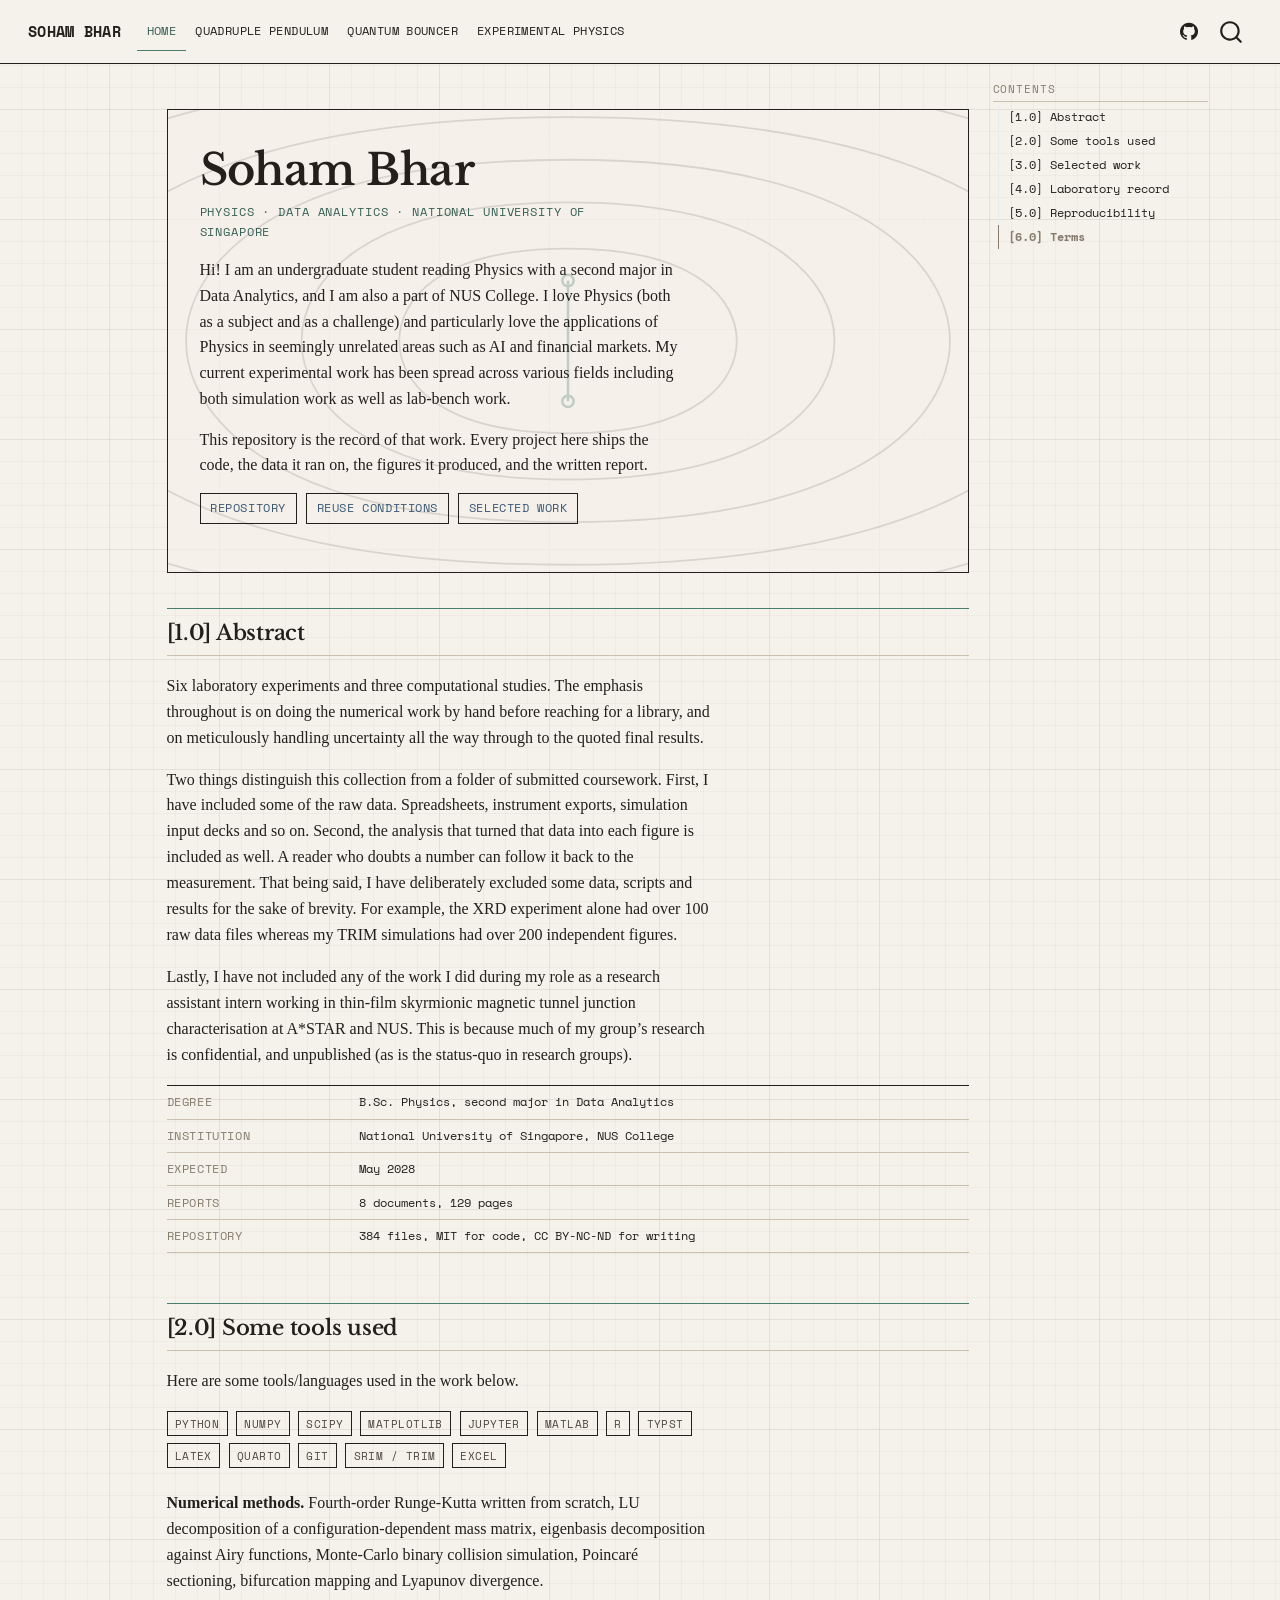
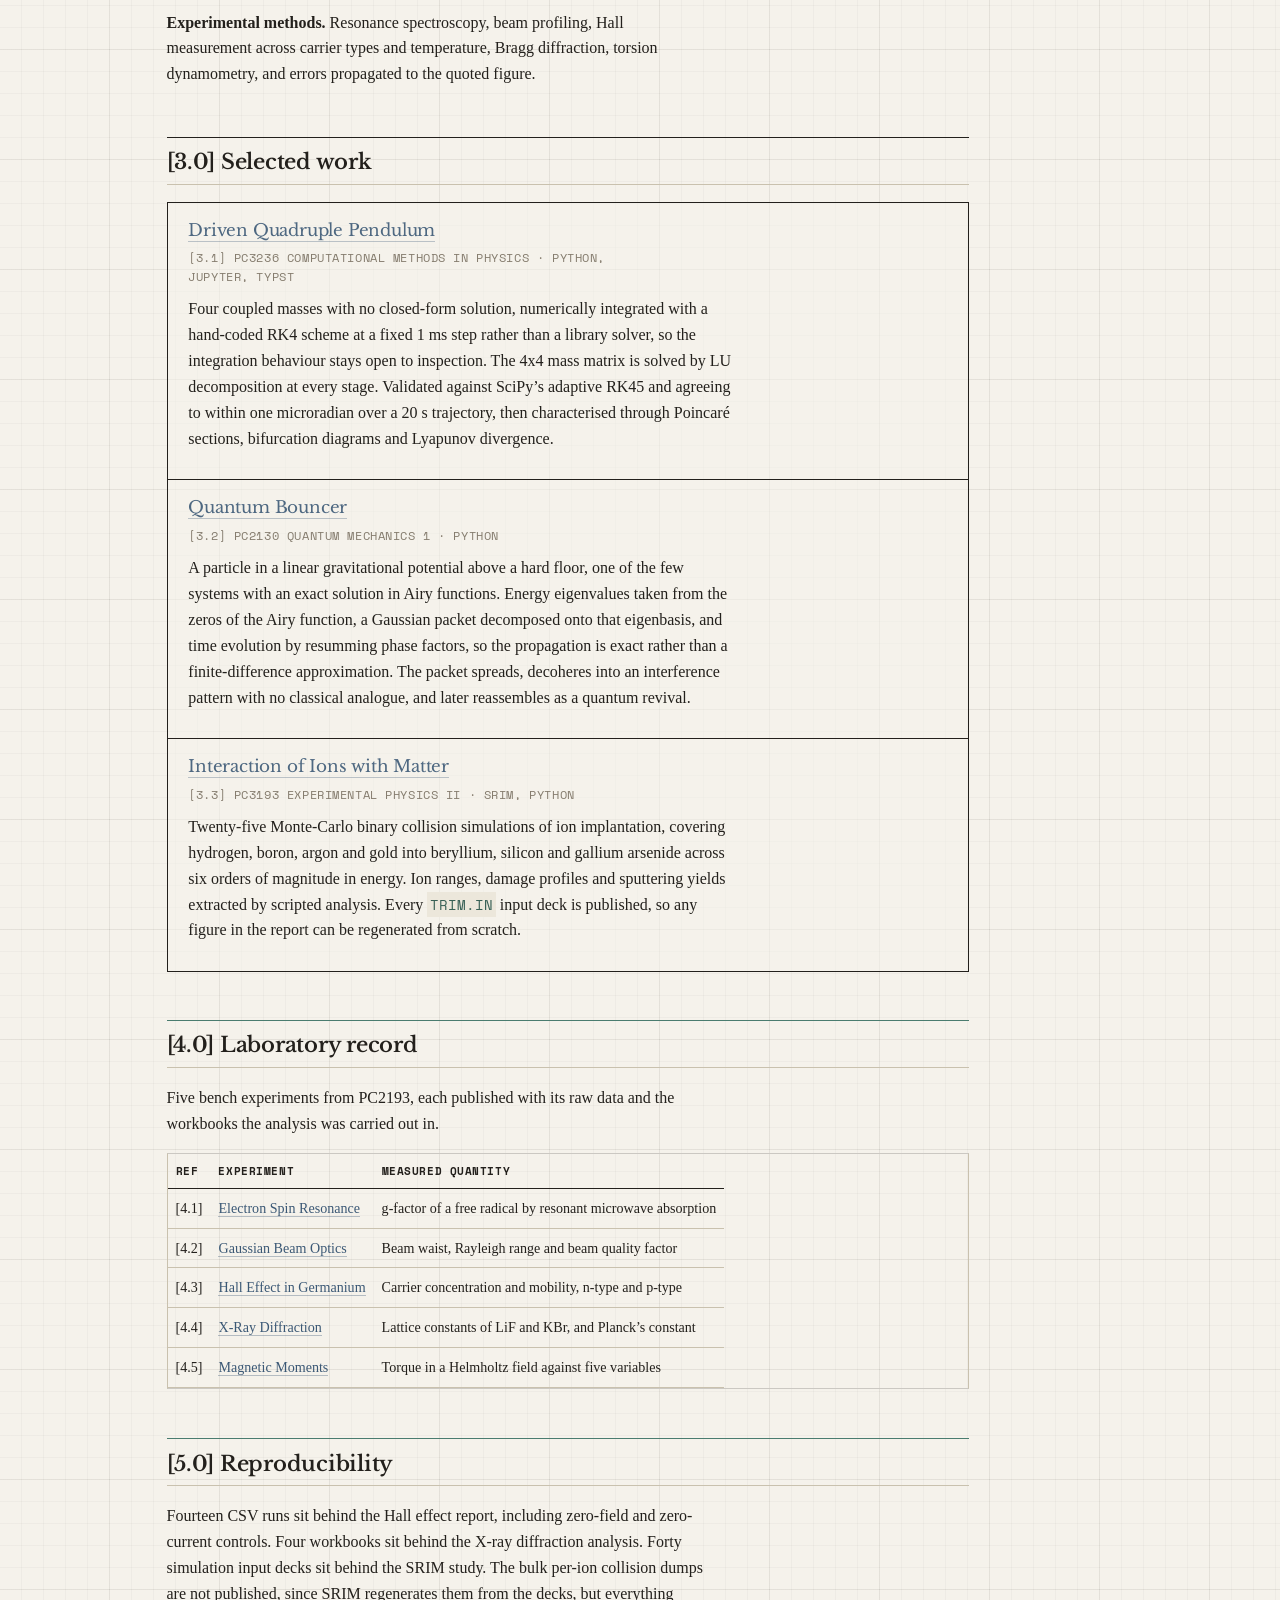
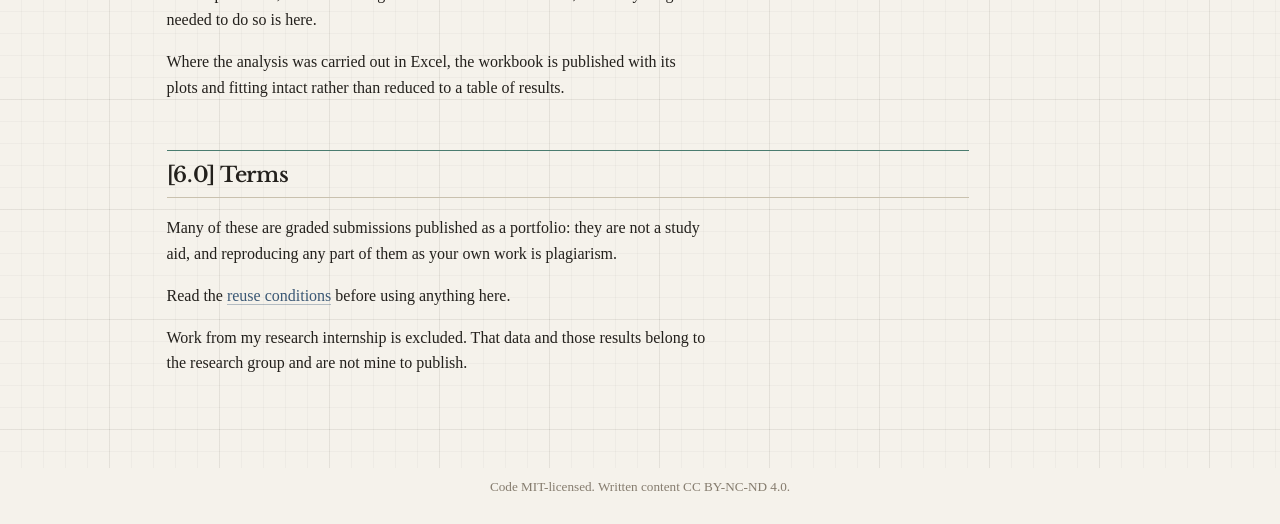
<file: index.html>
<!DOCTYPE html>
<html xmlns="http://www.w3.org/1999/xhtml" lang="en" xml:lang="en"><head>

<meta charset="utf-8">
<meta name="generator" content="quarto-1.10.18">

<meta name="viewport" content="width=device-width, initial-scale=1.0, user-scalable=yes">


<title>Soham Bhar</title>
<style>
/* Default styles provided by pandoc.
** See https://pandoc.org/MANUAL.html#variables-for-html for config info.
*/
span.smallcaps{font-variant: small-caps;}
div.columns{display: flex; gap: 1.5em;}
div.column{flex: auto;}
@media screen {
div.columns{gap: min(4vw, 1.5em);}
div.column{overflow-x: auto;}
}
div.hanging-indent{margin-left: 1.5em; text-indent: -1.5em;}
ul.task-list{list-style: none;}
ul.task-list li input[type="checkbox"] {
  width: 0.8em;
  margin: 0 0.8em 0.2em -1em; /* quarto-specific, see https://github.com/quarto-dev/quarto-cli/issues/4556 */ 
  vertical-align: middle;
}
</style>


<script src="site_libs/quarto-nav/quarto-nav.js"></script>
<script src="site_libs/quarto-nav/headroom.min.js"></script>
<script src="site_libs/clipboard/clipboard.min.js"></script>
<script src="site_libs/quarto-search/autocomplete.umd.js"></script>
<script src="site_libs/quarto-search/fuse.min.js"></script>
<script src="site_libs/quarto-search/quarto-search.js"></script>
<meta name="quarto:offset" content="./">
<script src="site_libs/quarto-html/quarto.js" type="module"></script>
<script src="site_libs/quarto-html/tabsets/tabsets.js" type="module"></script>
<script src="site_libs/quarto-html/popper.min.js"></script>
<script src="site_libs/quarto-html/tippy.umd.min.js"></script>
<script src="site_libs/quarto-html/anchor.min.js"></script>
<link href="site_libs/quarto-html/tippy.css" rel="stylesheet">
<link href="site_libs/quarto-html/quarto-syntax-highlighting-ecf344317f327f851264e1037ae5e1b5.css" rel="stylesheet" id="quarto-text-highlighting-styles">
<script src="site_libs/bootstrap/bootstrap.min.js"></script>
<link href="site_libs/bootstrap/bootstrap-icons.css" rel="stylesheet">
<link href="site_libs/bootstrap/bootstrap-5ed77a1d6fcac1cadb5f324e93f44619.min.css" rel="stylesheet" append-hash="true" id="quarto-bootstrap" data-mode="light">
<script id="quarto-search-options" type="application/json">{
  "location": "navbar",
  "copy-button": false,
  "collapse-after": 3,
  "panel-placement": "end",
  "type": "overlay",
  "limit": 50,
  "keyboard-shortcut": [
    "f",
    "/",
    "s"
  ],
  "show-item-context": false,
  "language": {
    "search-no-results-text": "No results",
    "search-matching-documents-text": "matching documents",
    "search-copy-link-title": "Copy link to search",
    "search-hide-matches-text": "Hide additional matches",
    "search-more-match-text": "more match in this document",
    "search-more-matches-text": "more matches in this document",
    "search-clear-button-title": "Clear",
    "search-text-placeholder": "",
    "search-detached-cancel-button-title": "Cancel",
    "search-submit-button-title": "Submit",
    "search-label": "Search"
  }
}</script>
<link rel="preconnect" href="https://fonts.googleapis.com">
<link rel="preconnect" href="https://fonts.gstatic.com" crossorigin="">
<link rel="stylesheet" href="https://fonts.googleapis.com/css2?family=Libre+Baskerville:ital,wght@0,400;0,700;1,400&amp;family=Space+Mono:ital,wght@0,400;0,700;1,400&amp;display=swap">


<link rel="stylesheet" href="styles.css">
</head>

<body class="nav-fixed quarto-light">

<div id="quarto-search-results"></div>
  <header id="quarto-header" class="headroom fixed-top">
    <nav class="navbar navbar-expand-lg " data-bs-theme="dark">
      <div class="navbar-container container-fluid">
      <div class="navbar-brand-container mx-auto">
    <a class="navbar-brand" href="./index.html">
    <span class="navbar-title">Soham Bhar</span>
    </a>
  </div>
            <div id="quarto-search" class="" title="Search"></div>
          <button class="navbar-toggler" type="button" data-bs-toggle="collapse" data-bs-target="#navbarCollapse" aria-controls="navbarCollapse" role="menu" aria-expanded="false" aria-label="Toggle navigation" onclick="if (window.quartoToggleHeadroom) { window.quartoToggleHeadroom(); }">
  <span class="navbar-toggler-icon"></span>
</button>
          <div class="collapse navbar-collapse" id="navbarCollapse">
            <ul class="navbar-nav navbar-nav-scroll me-auto">
  <li class="nav-item">
    <a class="nav-link active" href="./index.html" aria-current="page"> 
<span class="menu-text">Home</span></a>
  </li>  
  <li class="nav-item">
    <a class="nav-link" href="./projects/quadruple-pendulum/index.html"> 
<span class="menu-text">Quadruple Pendulum</span></a>
  </li>  
  <li class="nav-item">
    <a class="nav-link" href="./projects/quantum-bouncer/index.html"> 
<span class="menu-text">Quantum Bouncer</span></a>
  </li>  
  <li class="nav-item">
    <a class="nav-link" href="./projects/experimental-physics/index.html"> 
<span class="menu-text">Experimental Physics</span></a>
  </li>  
</ul>
            <ul class="navbar-nav navbar-nav-scroll ms-auto">
  <li class="nav-item compact">
    <a class="nav-link" href="https://github.com/Soham-Bhar/projects"> <i class="bi bi-github" role="img" aria-label="GitHub">
</i> 
<span class="menu-text"></span></a>
  </li>  
</ul>
          </div> <!-- /navcollapse -->
            <div class="quarto-navbar-tools">
</div>
      </div> <!-- /container-fluid -->
    </nav>
</header>
<!-- content -->
<div id="quarto-content" class="quarto-container page-columns page-rows-contents page-layout-article page-navbar">
<!-- sidebar -->
<!-- margin-sidebar -->
    <div id="quarto-margin-sidebar" class="sidebar margin-sidebar">
        <nav id="TOC" role="doc-toc" class="toc-active">
    <h2 id="toc-title">Contents</h2>
   
  <ul>
  <li><a href="#10-abstract" id="toc-10-abstract" class="nav-link active" data-scroll-target="#10-abstract">[1.0] Abstract</a></li>
  <li><a href="#20-some-tools-used" id="toc-20-some-tools-used" class="nav-link" data-scroll-target="#20-some-tools-used">[2.0] Some tools used</a></li>
  <li><a href="#30-selected-work" id="toc-30-selected-work" class="nav-link" data-scroll-target="#30-selected-work">[3.0] Selected work</a>
  <ul class="collapse">
  <li><a href="#driven-quadruple-pendulum" id="toc-driven-quadruple-pendulum" class="nav-link" data-scroll-target="#driven-quadruple-pendulum">Driven Quadruple Pendulum</a></li>
  <li><a href="#quantum-bouncer" id="toc-quantum-bouncer" class="nav-link" data-scroll-target="#quantum-bouncer">Quantum Bouncer</a></li>
  <li><a href="#interaction-of-ions-with-matter" id="toc-interaction-of-ions-with-matter" class="nav-link" data-scroll-target="#interaction-of-ions-with-matter">Interaction of Ions with Matter</a></li>
  </ul></li>
  <li><a href="#40-laboratory-record" id="toc-40-laboratory-record" class="nav-link" data-scroll-target="#40-laboratory-record">[4.0] Laboratory record</a></li>
  <li><a href="#50-reproducibility" id="toc-50-reproducibility" class="nav-link" data-scroll-target="#50-reproducibility">[5.0] Reproducibility</a></li>
  <li><a href="#60-terms" id="toc-60-terms" class="nav-link" data-scroll-target="#60-terms">[6.0] Terms</a></li>
  </ul>
</nav>
    </div>
<!-- main -->
<main class="content" id="quarto-document-content"><header id="title-block-header" class="quarto-title-block"></header>




<div class="hero">
<svg class="hero-motif" viewbox="0 0 800 260" preserveaspectratio="xMidYMid slice" aria-hidden="true" focusable="false">
<g fill="none" stroke="#23201c" stroke-width="1" opacity="0.13"> <path d="M400 78 C 326 78 305 108 305 130 C 305 152 326 182 400 182 C 474 182 495 152 495 130 C 495 108 474 78 400 78 Z"></path> <path d="M400 52 C 283 52 250 98 250 130 C 250 162 283 208 400 208 C 517 208 550 162 550 130 C 550 98 517 52 400 52 Z"></path> <path d="M400 28 C 232 28 185 89 185 130 C 185 171 232 232 400 232 C 568 232 615 171 615 130 C 615 89 568 28 400 28 Z"></path> <path d="M400 4 C 174 4 110 80 110 130 C 110 180 174 256 400 256 C 626 256 690 180 690 130 C 690 80 626 4 400 4 Z"></path> <path d="M400 -22 C 112 -22 30 71 30 130 C 30 189 112 282 400 282 C 688 282 770 189 770 130 C 770 71 688 -22 400 -22 Z"></path> </g> <g fill="none" stroke="#4a7c6f" stroke-width="1.4" opacity="0.3"> <line x1="400" y1="96" x2="400" y2="164"></line> <circle cx="400" cy="96" r="3.2"></circle> <circle cx="400" cy="164" r="3.2"></circle> </g>
</svg>
<section id="soham-bhar" class="level1">
<h1>Soham Bhar</h1>
<div class="role">
<p>Physics · Data Analytics · National University of Singapore</p>
</div>
<p>Hi! I am an undergraduate student reading Physics with a second major in Data Analytics, and I am also a part of NUS College. I love Physics (both as a subject and as a challenge) and particularly love the applications of Physics in seemingly unrelated areas such as AI and financial markets. My current experimental work has been spread across various fields including both simulation work as well as lab-bench work.</p>
<p>This repository is the record of that work. Every project here ships the code, the data it ran on, the figures it produced, and the written report.</p>
<div class="hero-links">
<p><a href="https://github.com/Soham-Bhar/projects">Repository</a> <a href="https://github.com/Soham-Bhar/projects/blob/main/DISCLAIMER.md">Reuse conditions</a> <a href="#30-selected-work">Selected work</a></p>
</div>
</section>
</div>
<section id="10-abstract" class="level2">
<h2 class="anchored" data-anchor-id="10-abstract">[1.0] Abstract</h2>
<p>Six laboratory experiments and three computational studies. The emphasis throughout is on doing the numerical work by hand before reaching for a library, and on meticulously handling uncertainty all the way through to the quoted final results.</p>
<p>Two things distinguish this collection from a folder of submitted coursework. First, I have included some of the raw data. Spreadsheets, instrument exports, simulation input decks and so on. Second, the analysis that turned that data into each figure is included as well. A reader who doubts a number can follow it back to the measurement. That being said, I have deliberately excluded some data, scripts and results for the sake of brevity. For example, the XRD experiment alone had over 100 raw data files whereas my TRIM simulations had over 200 independent figures.</p>
<p>Lastly, I have not included any of the work I did during my role as a research assistant intern working in thin-film skyrmionic magnetic tunnel junction characterisation at A*STAR and NUS. This is because much of my group’s research is confidential, and unpublished (as is the status-quo in research groups).</p>
<div class="spec">
<div>
<span class="k">Degree</span><span class="v">B.Sc. Physics, second major in Data Analytics</span>
</div>
<div>
<span class="k">Institution</span><span class="v">National University of Singapore, NUS College</span>
</div>
<div>
<span class="k">Expected</span><span class="v">May 2028</span>
</div>
<div>
<span class="k">Reports</span><span class="v">8 documents, 129 pages</span>
</div>
<div>
<span class="k">Repository</span><span class="v">384 files, MIT for code, CC BY-NC-ND for writing</span>
</div>
</div>
</section>
<section id="20-some-tools-used" class="level2">
<h2 class="anchored" data-anchor-id="20-some-tools-used">[2.0] Some tools used</h2>
<p>Here are some tools/languages used in the work below.</p>
<p><span class="tag">Python</span> <span class="tag">NumPy</span> <span class="tag">SciPy</span> <span class="tag">Matplotlib</span> <span class="tag">Jupyter</span> <span class="tag">MATLAB</span> <span class="tag">R</span> <span class="tag">Typst</span> <span class="tag">LaTeX</span> <span class="tag">Quarto</span> <span class="tag">Git</span> <span class="tag">SRIM / TRIM</span> <span class="tag">Excel</span></p>
<p><strong>Numerical methods.</strong> Fourth-order Runge-Kutta written from scratch, LU decomposition of a configuration-dependent mass matrix, eigenbasis decomposition against Airy functions, Monte-Carlo binary collision simulation, Poincaré sectioning, bifurcation mapping and Lyapunov divergence.</p>
<p><strong>Experimental methods.</strong> Resonance spectroscopy, beam profiling, Hall measurement across carrier types and temperature, Bragg diffraction, torsion dynamometry, and errors propagated to the quoted figure.</p>
</section>
<section id="30-selected-work" class="level2">
<h2 class="anchored" data-anchor-id="30-selected-work">[3.0] Selected work</h2>
<section id="driven-quadruple-pendulum" class="level3 entry">
<h3 class="anchored" data-anchor-id="driven-quadruple-pendulum"><a href="./projects/quadruple-pendulum/index.html">Driven Quadruple Pendulum</a></h3>
<div class="meta">
<p>[3.1] PC3236 Computational Methods in Physics · Python, Jupyter, Typst</p>
</div>
<p>Four coupled masses with no closed-form solution, numerically integrated with a hand-coded RK4 scheme at a fixed 1 ms step rather than a library solver, so the integration behaviour stays open to inspection. The 4x4 mass matrix is solved by LU decomposition at every stage. Validated against SciPy’s adaptive RK45 and agreeing to within one microradian over a 20 s trajectory, then characterised through Poincaré sections, bifurcation diagrams and Lyapunov divergence.</p>
</section>
<section id="quantum-bouncer" class="level3 entry">
<h3 class="anchored" data-anchor-id="quantum-bouncer"><a href="./projects/quantum-bouncer/index.html">Quantum Bouncer</a></h3>
<div class="meta">
<p>[3.2] PC2130 Quantum Mechanics 1 · Python</p>
</div>
<p>A particle in a linear gravitational potential above a hard floor, one of the few systems with an exact solution in Airy functions. Energy eigenvalues taken from the zeros of the Airy function, a Gaussian packet decomposed onto that eigenbasis, and time evolution by resumming phase factors, so the propagation is exact rather than a finite-difference approximation. The packet spreads, decoheres into an interference pattern with no classical analogue, and later reassembles as a quantum revival.</p>
</section>
<section id="interaction-of-ions-with-matter" class="level3 entry">
<h3 class="anchored" data-anchor-id="interaction-of-ions-with-matter"><a href="./projects/experimental-physics/index.html">Interaction of Ions with Matter</a></h3>
<div class="meta">
<p>[3.3] PC3193 Experimental Physics II · SRIM, Python</p>
</div>
<p>Twenty-five Monte-Carlo binary collision simulations of ion implantation, covering hydrogen, boron, argon and gold into beryllium, silicon and gallium arsenide across six orders of magnitude in energy. Ion ranges, damage profiles and sputtering yields extracted by scripted analysis. Every <code>TRIM.IN</code> input deck is published, so any figure in the report can be regenerated from scratch.</p>
</section>
</section>
<section id="40-laboratory-record" class="level2">
<h2 class="anchored" data-anchor-id="40-laboratory-record">[4.0] Laboratory record</h2>
<p>Five bench experiments from PC2193, each published with its raw data and the workbooks the analysis was carried out in.</p>
<table class="caption-top table">
<thead>
<tr class="header">
<th>Ref</th>
<th>Experiment</th>
<th>Measured quantity</th>
</tr>
</thead>
<tbody>
<tr class="odd">
<td>[4.1]</td>
<td><a href="./projects/experimental-physics/index.html">Electron Spin Resonance</a></td>
<td>g-factor of a free radical by resonant microwave absorption</td>
</tr>
<tr class="even">
<td>[4.2]</td>
<td><a href="./projects/experimental-physics/index.html">Gaussian Beam Optics</a></td>
<td>Beam waist, Rayleigh range and beam quality factor</td>
</tr>
<tr class="odd">
<td>[4.3]</td>
<td><a href="./projects/experimental-physics/index.html">Hall Effect in Germanium</a></td>
<td>Carrier concentration and mobility, n-type and p-type</td>
</tr>
<tr class="even">
<td>[4.4]</td>
<td><a href="./projects/experimental-physics/index.html">X-Ray Diffraction</a></td>
<td>Lattice constants of LiF and KBr, and Planck’s constant</td>
</tr>
<tr class="odd">
<td>[4.5]</td>
<td><a href="./projects/experimental-physics/index.html">Magnetic Moments</a></td>
<td>Torque in a Helmholtz field against five variables</td>
</tr>
</tbody>
</table>
</section>
<section id="50-reproducibility" class="level2">
<h2 class="anchored" data-anchor-id="50-reproducibility">[5.0] Reproducibility</h2>
<p>Fourteen CSV runs sit behind the Hall effect report, including zero-field and zero-current controls. Four workbooks sit behind the X-ray diffraction analysis. Forty simulation input decks sit behind the SRIM study. The bulk per-ion collision dumps are not published, since SRIM regenerates them from the decks, but everything needed to do so is here.</p>
<p>Where the analysis was carried out in Excel, the workbook is published with its plots and fitting intact rather than reduced to a table of results.</p>
</section>
<section id="60-terms" class="level2">
<h2 class="anchored" data-anchor-id="60-terms">[6.0] Terms</h2>
<p>Many of these are graded submissions published as a portfolio: they are not a study aid, and reproducing any part of them as your own work is plagiarism.</p>
<p>Read the <a href="https://github.com/Soham-Bhar/projects/blob/main/DISCLAIMER.md">reuse conditions</a> before using anything here.</p>
<p>Work from my research internship is excluded. That data and those results belong to the research group and are not mine to publish.</p>


</section>

</main> <!-- /main -->
<script id="quarto-html-after-body" type="application/javascript">
  window.document.addEventListener("DOMContentLoaded", function (event) {
    const icon = "";
    const anchorJS = new window.AnchorJS();
    anchorJS.options = {
      placement: 'right',
      icon: icon
    };
    anchorJS.add('.anchored');
    const isCodeAnnotation = (el) => {
      for (const clz of el.classList) {
        if (clz.startsWith('code-annotation-')) {                     
          return true;
        }
      }
      return false;
    }
    const onCopySuccess = function(e) {
      // button target
      const button = e.trigger;
      // don't keep focus
      button.blur();
      // flash "checked"
      button.classList.add('code-copy-button-checked');
      var currentTitle = button.getAttribute("title");
      button.setAttribute("title", "Copied!");
      let tooltip;
      if (window.bootstrap) {
        button.setAttribute("data-bs-toggle", "tooltip");
        button.setAttribute("data-bs-placement", "left");
        button.setAttribute("data-bs-title", "Copied!");
        tooltip = new bootstrap.Tooltip(button, 
          { trigger: "manual", 
            customClass: "code-copy-button-tooltip",
            offset: [0, -8]});
        tooltip.show();    
      }
      setTimeout(function() {
        if (tooltip) {
          tooltip.hide();
          button.removeAttribute("data-bs-title");
          button.removeAttribute("data-bs-toggle");
          button.removeAttribute("data-bs-placement");
        }
        button.setAttribute("title", currentTitle);
        button.classList.remove('code-copy-button-checked');
      }, 1000);
      // clear code selection
      e.clearSelection();
    }
    const getTextToCopy = function(trigger) {
      const outerScaffold = trigger.parentElement.cloneNode(true);
      const codeEl = outerScaffold.querySelector('code');
      for (const childEl of codeEl.children) {
        if (isCodeAnnotation(childEl)) {
          childEl.remove();
        }
      }
      return codeEl.innerText;
    }
    const clipboard = new window.ClipboardJS('.code-copy-button:not([data-in-quarto-modal])', {
      text: getTextToCopy
    });
    clipboard.on('success', onCopySuccess);
    if (window.document.getElementById('quarto-embedded-source-code-modal')) {
      const clipboardModal = new window.ClipboardJS('.code-copy-button[data-in-quarto-modal]', {
        text: getTextToCopy,
        container: window.document.getElementById('quarto-embedded-source-code-modal')
      });
      clipboardModal.on('success', onCopySuccess);
    }
      var localhostRegex = new RegExp(/^(?:http|https):\/\/localhost\:?[0-9]*\//);
      var mailtoRegex = new RegExp(/^mailto:/);
        var filterRegex = new RegExp("https:\/\/Soham-Bhar\.github\.io\/projects\/");
      var isInternal = (href) => {
          return filterRegex.test(href) || localhostRegex.test(href) || mailtoRegex.test(href);
      }
      // Inspect non-navigation links and adorn them if external
     var links = window.document.querySelectorAll('a[href]:not(.nav-link):not(.navbar-brand):not(.toc-action):not(.sidebar-link):not(.sidebar-item-toggle):not(.pagination-link):not(.no-external):not([aria-hidden]):not(.dropdown-item):not(.quarto-navigation-tool):not(.about-link)');
      for (var i=0; i<links.length; i++) {
        const link = links[i];
        if (!isInternal(link.href)) {
          // undo the damage that might have been done by quarto-nav.js in the case of
          // links that we want to consider external
          if (link.dataset.originalHref !== undefined) {
            link.href = link.dataset.originalHref;
          }
        }
      }
    function tippyHover(el, contentFn, onTriggerFn, onUntriggerFn) {
      const config = {
        allowHTML: true,
        maxWidth: 500,
        delay: 100,
        arrow: false,
        appendTo: function(el) {
            return el.parentElement;
        },
        interactive: true,
        interactiveBorder: 10,
        theme: 'quarto',
        placement: 'bottom-start',
      };
      if (contentFn) {
        config.content = contentFn;
      }
      if (onTriggerFn) {
        config.onTrigger = onTriggerFn;
      }
      if (onUntriggerFn) {
        config.onUntrigger = onUntriggerFn;
      }
      window.tippy(el, config); 
    }
    const noterefs = window.document.querySelectorAll('a[role="doc-noteref"]');
    for (var i=0; i<noterefs.length; i++) {
      const ref = noterefs[i];
      tippyHover(ref, function() {
        // use id or data attribute instead here
        let href = ref.getAttribute('data-footnote-href') || ref.getAttribute('href');
        try { href = new URL(href).hash; } catch {}
        const id = href.replace(/^#\/?/, "");
        const note = window.document.getElementById(id);
        if (note) {
          return note.innerHTML;
        } else {
          return "";
        }
      });
    }
    const xrefs = window.document.querySelectorAll('a.quarto-xref');
    const processXRef = (id, note) => {
      // Strip column container classes
      const stripColumnClz = (el) => {
        el.classList.remove("page-full", "page-columns");
        if (el.children) {
          for (const child of el.children) {
            stripColumnClz(child);
          }
        }
      }
      stripColumnClz(note)
      if (id === null || id.startsWith('sec-')) {
        // Special case sections, only their first couple elements
        const container = document.createElement("div");
        if (note.children && note.children.length > 2) {
          container.appendChild(note.children[0].cloneNode(true));
          for (let i = 1; i < note.children.length; i++) {
            const child = note.children[i];
            if (child.tagName === "P" && child.innerText === "") {
              continue;
            } else {
              container.appendChild(child.cloneNode(true));
              break;
            }
          }
          if (window.Quarto?.typesetMath) {
            window.Quarto.typesetMath(container);
          }
          return container.innerHTML
        } else {
          if (window.Quarto?.typesetMath) {
            window.Quarto.typesetMath(note);
          }
          return note.innerHTML;
        }
      } else {
        // Remove any anchor links if they are present
        const anchorLink = note.querySelector('a.anchorjs-link');
        if (anchorLink) {
          anchorLink.remove();
        }
        if (window.Quarto?.typesetMath) {
          window.Quarto.typesetMath(note);
        }
        if (note.classList.contains("callout")) {
          return note.outerHTML;
        } else {
          return note.innerHTML;
        }
      }
    }
    for (var i=0; i<xrefs.length; i++) {
      const xref = xrefs[i];
      tippyHover(xref, undefined, function(instance) {
        instance.disable();
        let url = xref.getAttribute('href');
        let hash = undefined; 
        if (url.startsWith('#')) {
          hash = url;
        } else {
          try { hash = new URL(url).hash; } catch {}
        }
        if (hash) {
          const id = hash.replace(/^#\/?/, "");
          const note = window.document.getElementById(id);
          if (note !== null) {
            try {
              const html = processXRef(id, note.cloneNode(true));
              instance.setContent(html);
            } finally {
              instance.enable();
              instance.show();
            }
          } else {
            // See if we can fetch this
            fetch(url.split('#')[0])
            .then(res => res.text())
            .then(html => {
              const parser = new DOMParser();
              const htmlDoc = parser.parseFromString(html, "text/html");
              const note = htmlDoc.getElementById(id);
              if (note !== null) {
                const html = processXRef(id, note);
                instance.setContent(html);
              } 
            }).finally(() => {
              instance.enable();
              instance.show();
            });
          }
        } else {
          // See if we can fetch a full url (with no hash to target)
          // This is a special case and we should probably do some content thinning / targeting
          fetch(url)
          .then(res => res.text())
          .then(html => {
            const parser = new DOMParser();
            const htmlDoc = parser.parseFromString(html, "text/html");
            const note = htmlDoc.querySelector('main.content');
            if (note !== null) {
              // This should only happen for chapter cross references
              // (since there is no id in the URL)
              // remove the first header
              if (note.children.length > 0 && note.children[0].tagName === "HEADER") {
                note.children[0].remove();
              }
              const html = processXRef(null, note);
              instance.setContent(html);
            } 
          }).finally(() => {
            instance.enable();
            instance.show();
          });
        }
      }, function(instance) {
      });
    }
        let selectedAnnoteEl;
        const selectorForAnnotation = ( cell, annotation) => {
          let cellAttr = 'data-code-cell="' + cell + '"';
          let lineAttr = 'data-code-annotation="' +  annotation + '"';
          const selector = 'span[' + cellAttr + '][' + lineAttr + ']';
          return selector;
        }
        const selectCodeLines = (annoteEl) => {
          const doc = window.document;
          const targetCell = annoteEl.getAttribute("data-target-cell");
          const targetAnnotation = annoteEl.getAttribute("data-target-annotation");
          const annoteSpan = window.document.querySelector(selectorForAnnotation(targetCell, targetAnnotation));
          const lines = annoteSpan.getAttribute("data-code-lines").split(",");
          const lineIds = lines.map((line) => {
            return targetCell + "-" + line;
          })
          let top = null;
          let height = null;
          let parent = null;
          if (lineIds.length > 0) {
              //compute the position of the single el (top and bottom and make a div)
              const el = window.document.getElementById(lineIds[0]);
              top = el.offsetTop;
              height = el.offsetHeight;
              parent = el.parentElement.parentElement;
            if (lineIds.length > 1) {
              const lastEl = window.document.getElementById(lineIds[lineIds.length - 1]);
              const bottom = lastEl.offsetTop + lastEl.offsetHeight;
              height = bottom - top;
            }
            if (top !== null && height !== null && parent !== null) {
              // cook up a div (if necessary) and position it 
              let div = window.document.getElementById("code-annotation-line-highlight");
              if (div === null) {
                div = window.document.createElement("div");
                div.setAttribute("id", "code-annotation-line-highlight");
                div.style.position = 'absolute';
                parent.appendChild(div);
              }
              div.style.top = top - 2 + "px";
              div.style.height = height + 4 + "px";
              div.style.left = 0;
              let gutterDiv = window.document.getElementById("code-annotation-line-highlight-gutter");
              if (gutterDiv === null) {
                gutterDiv = window.document.createElement("div");
                gutterDiv.setAttribute("id", "code-annotation-line-highlight-gutter");
                gutterDiv.style.position = 'absolute';
                const codeCell = window.document.getElementById(targetCell);
                const gutter = codeCell.querySelector('.code-annotation-gutter');
                gutter.appendChild(gutterDiv);
              }
              gutterDiv.style.top = top - 2 + "px";
              gutterDiv.style.height = height + 4 + "px";
            }
            selectedAnnoteEl = annoteEl;
          }
        };
        const unselectCodeLines = () => {
          const elementsIds = ["code-annotation-line-highlight", "code-annotation-line-highlight-gutter"];
          elementsIds.forEach((elId) => {
            const div = window.document.getElementById(elId);
            if (div) {
              div.remove();
            }
          });
          selectedAnnoteEl = undefined;
        };
          // Handle positioning of the toggle
      window.addEventListener(
        "resize",
        throttle(() => {
          elRect = undefined;
          if (selectedAnnoteEl) {
            selectCodeLines(selectedAnnoteEl);
          }
        }, 10)
      );
      function throttle(fn, ms) {
      let throttle = false;
      let timer;
        return (...args) => {
          if(!throttle) { // first call gets through
              fn.apply(this, args);
              throttle = true;
          } else { // all the others get throttled
              if(timer) clearTimeout(timer); // cancel #2
              timer = setTimeout(() => {
                fn.apply(this, args);
                timer = throttle = false;
              }, ms);
          }
        };
      }
        // Attach click handler to the DT
        const annoteDls = window.document.querySelectorAll('dt[data-target-cell]');
        for (const annoteDlNode of annoteDls) {
          annoteDlNode.addEventListener('click', (event) => {
            const clickedEl = event.target;
            if (clickedEl !== selectedAnnoteEl) {
              unselectCodeLines();
              const activeEl = window.document.querySelector('dt[data-target-cell].code-annotation-active');
              if (activeEl) {
                activeEl.classList.remove('code-annotation-active');
              }
              selectCodeLines(clickedEl);
              clickedEl.classList.add('code-annotation-active');
            } else {
              // Unselect the line
              unselectCodeLines();
              clickedEl.classList.remove('code-annotation-active');
            }
          });
        }
    const findCites = (el) => {
      const parentEl = el.parentElement;
      if (parentEl) {
        const cites = parentEl.dataset.cites;
        if (cites) {
          return {
            el,
            cites: cites.split(' ')
          };
        } else {
          return findCites(el.parentElement)
        }
      } else {
        return undefined;
      }
    };
    var bibliorefs = window.document.querySelectorAll('a[role="doc-biblioref"]');
    for (var i=0; i<bibliorefs.length; i++) {
      const ref = bibliorefs[i];
      const citeInfo = findCites(ref);
      if (citeInfo) {
        tippyHover(citeInfo.el, function() {
          var popup = window.document.createElement('div');
          citeInfo.cites.forEach(function(cite) {
            var citeDiv = window.document.createElement('div');
            citeDiv.classList.add('hanging-indent');
            citeDiv.classList.add('csl-entry');
            var biblioDiv = window.document.getElementById('ref-' + cite);
            if (biblioDiv) {
              citeDiv.innerHTML = biblioDiv.innerHTML;
            }
            popup.appendChild(citeDiv);
          });
          return popup.innerHTML;
        });
      }
    }
  });
  </script>
</div> <!-- /content -->
<footer class="footer">
  <div class="nav-footer">
    <div class="nav-footer-left">
      &nbsp;
    </div>   
    <div class="nav-footer-center">
<p>Code MIT-licensed. Written content CC BY-NC-ND 4.0.</p>
</div>
    <div class="nav-footer-right">
      &nbsp;
    </div>
  </div>
</footer>
<script>
// Reveal-on-scroll, kept mechanical: a rule laid down, an entry settling once.
// Everything here is progressive. With JS off, or with reduced motion asked for,
// the page renders complete and static.
(function () {
  var reduce = window.matchMedia &&
               window.matchMedia('(prefers-reduced-motion: reduce)').matches;

  var targets = document.querySelectorAll('main h2, .entry');
  if (!targets.length) return;

  // Hide the cards only now, with JS confirmed running to reveal them.
  document.querySelectorAll('.entry').forEach(function (el) {
    el.classList.add('pending');
  });

  // No IntersectionObserver, or motion declined: show everything immediately.
  if (reduce || !('IntersectionObserver' in window)) {
    targets.forEach(function (el) { el.classList.add('is-in'); });
    return;
  }

  var io = new IntersectionObserver(function (entries) {
    entries.forEach(function (e) {
      if (!e.isIntersecting) return;
      e.target.classList.add('is-in');
      io.unobserve(e.target);          // once only, never on the way back up
    });
  }, { rootMargin: '0px 0px -8% 0px', threshold: 0.08 });

  targets.forEach(function (el) { io.observe(el); });
})();

</script>




</body></html>
</file>
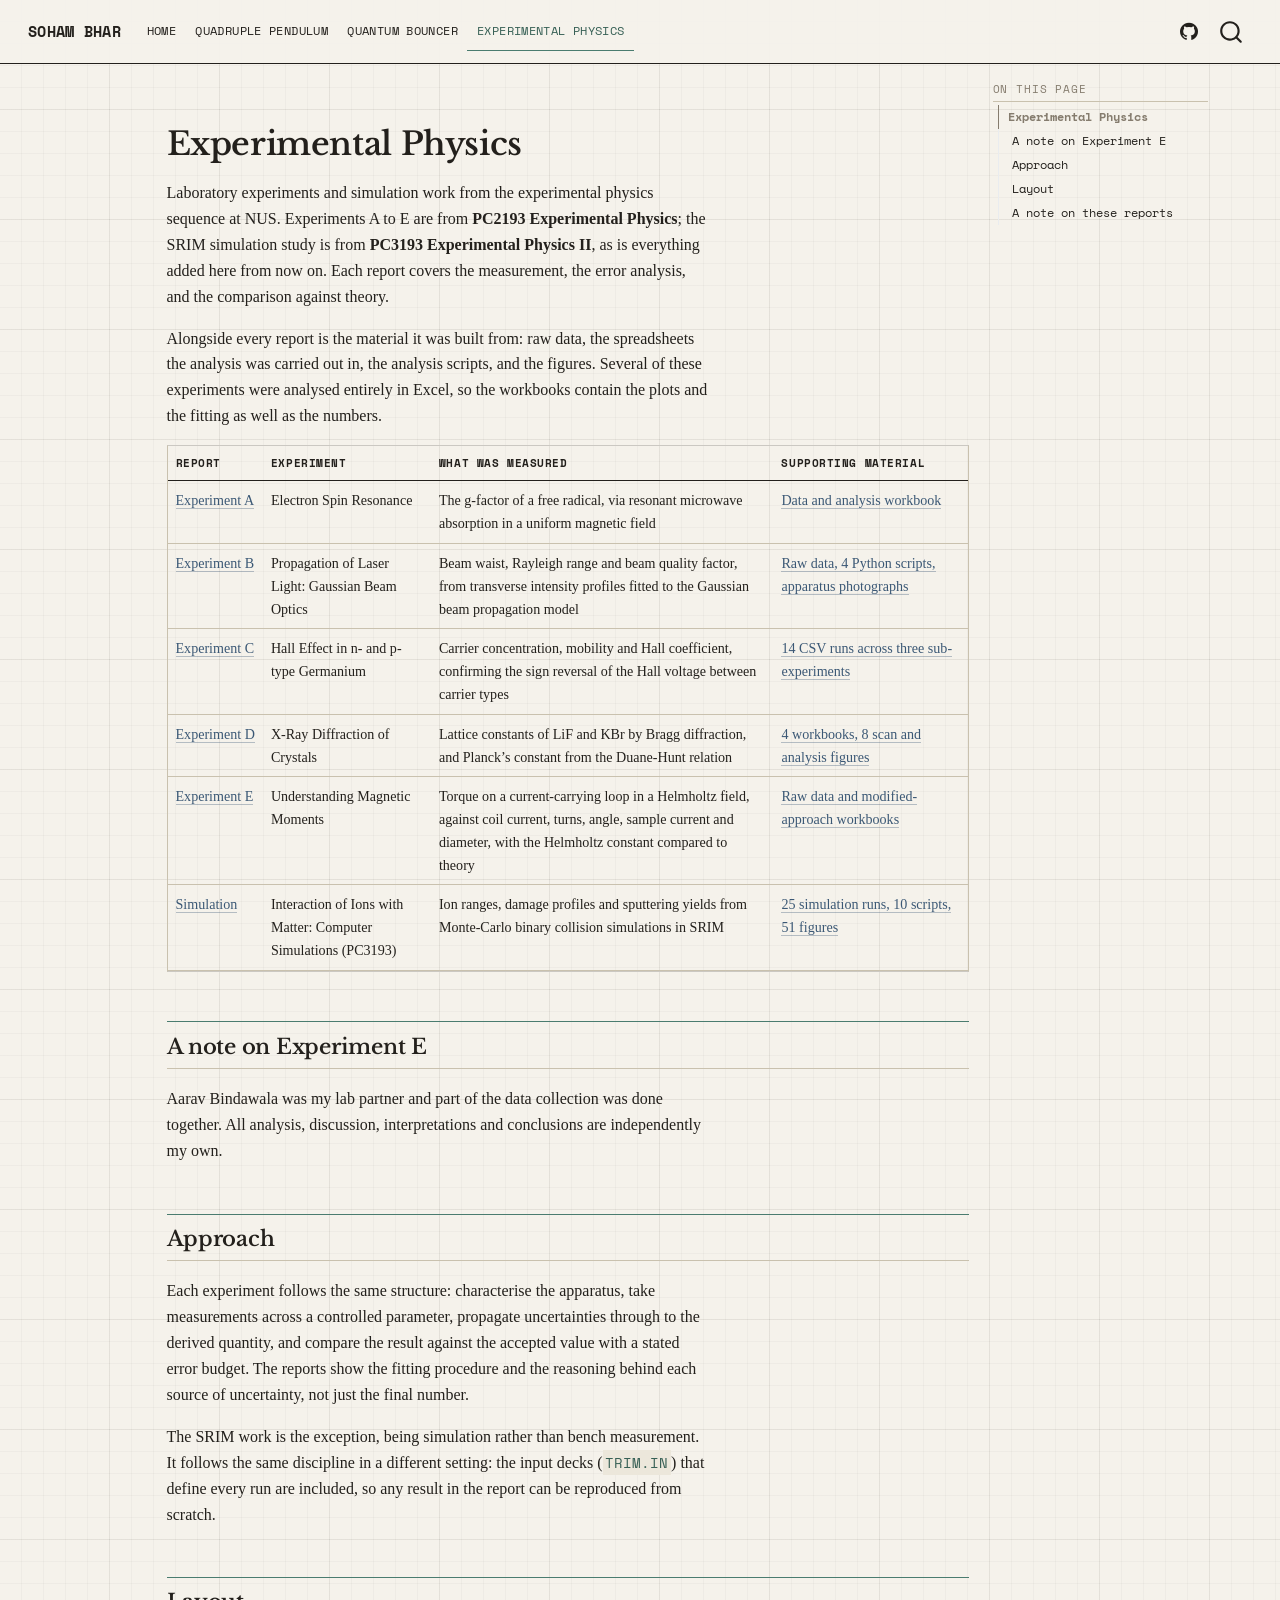
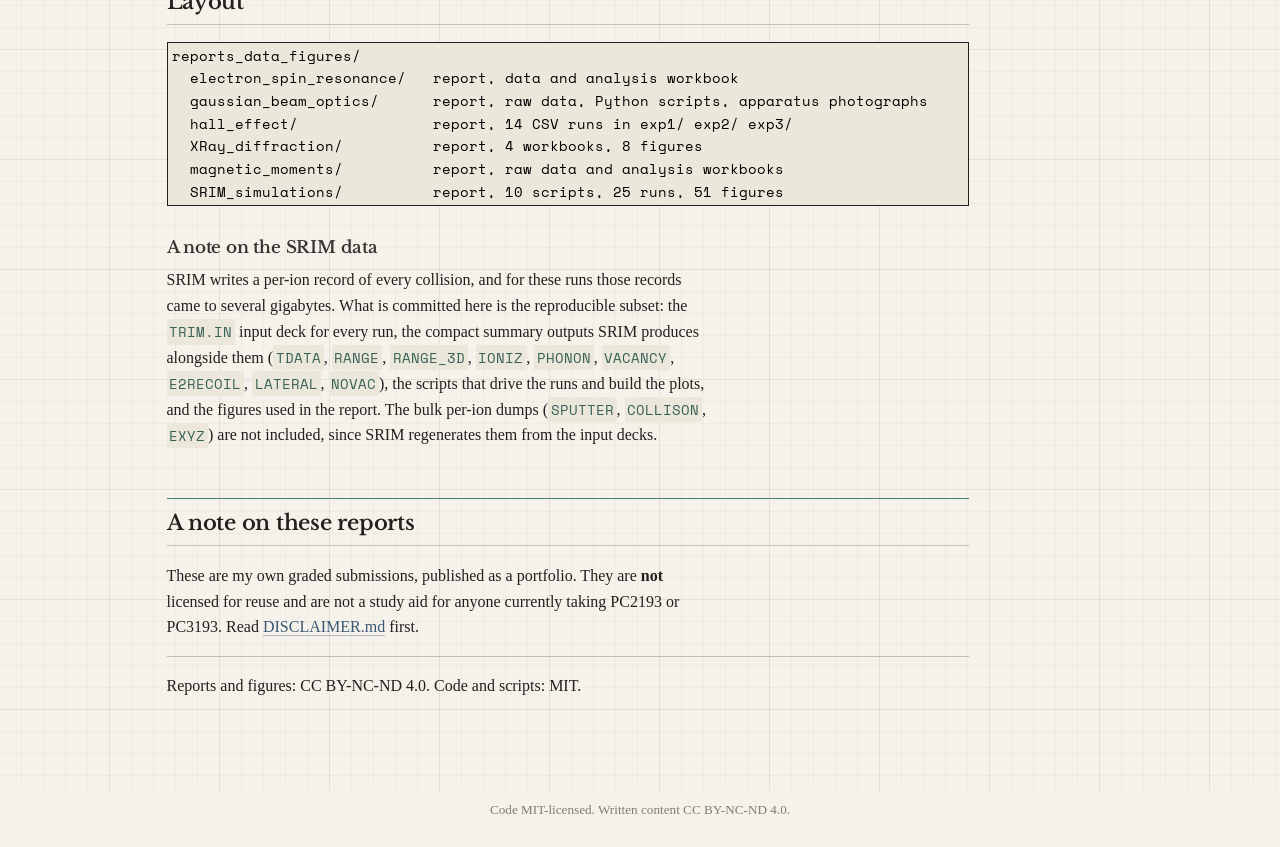
<file: projects/experimental-physics/index.html>
<!DOCTYPE html>
<html xmlns="http://www.w3.org/1999/xhtml" lang="en" xml:lang="en"><head>

<meta charset="utf-8">
<meta name="generator" content="quarto-1.10.18">

<meta name="viewport" content="width=device-width, initial-scale=1.0, user-scalable=yes">


<title>index – Soham Bhar</title>
<style>
/* Default styles provided by pandoc.
** See https://pandoc.org/MANUAL.html#variables-for-html for config info.
*/
span.smallcaps{font-variant: small-caps;}
div.columns{display: flex; gap: 1.5em;}
div.column{flex: auto;}
@media screen {
div.columns{gap: min(4vw, 1.5em);}
div.column{overflow-x: auto;}
}
div.hanging-indent{margin-left: 1.5em; text-indent: -1.5em;}
ul.task-list{list-style: none;}
ul.task-list li input[type="checkbox"] {
  width: 0.8em;
  margin: 0 0.8em 0.2em -1em; /* quarto-specific, see https://github.com/quarto-dev/quarto-cli/issues/4556 */ 
  vertical-align: middle;
}
</style>


<script src="../../site_libs/quarto-nav/quarto-nav.js"></script>
<script src="../../site_libs/quarto-nav/headroom.min.js"></script>
<script src="../../site_libs/clipboard/clipboard.min.js"></script>
<script src="../../site_libs/quarto-search/autocomplete.umd.js"></script>
<script src="../../site_libs/quarto-search/fuse.min.js"></script>
<script src="../../site_libs/quarto-search/quarto-search.js"></script>
<meta name="quarto:offset" content="../../">
<script src="../../site_libs/quarto-html/quarto.js" type="module"></script>
<script src="../../site_libs/quarto-html/tabsets/tabsets.js" type="module"></script>
<script src="../../site_libs/quarto-html/popper.min.js"></script>
<script src="../../site_libs/quarto-html/tippy.umd.min.js"></script>
<script src="../../site_libs/quarto-html/anchor.min.js"></script>
<link href="../../site_libs/quarto-html/tippy.css" rel="stylesheet">
<link href="../../site_libs/quarto-html/quarto-syntax-highlighting-ecf344317f327f851264e1037ae5e1b5.css" rel="stylesheet" id="quarto-text-highlighting-styles">
<script src="../../site_libs/bootstrap/bootstrap.min.js"></script>
<link href="../../site_libs/bootstrap/bootstrap-icons.css" rel="stylesheet">
<link href="../../site_libs/bootstrap/bootstrap-5ed77a1d6fcac1cadb5f324e93f44619.min.css" rel="stylesheet" append-hash="true" id="quarto-bootstrap" data-mode="light">
<script id="quarto-search-options" type="application/json">{
  "location": "navbar",
  "copy-button": false,
  "collapse-after": 3,
  "panel-placement": "end",
  "type": "overlay",
  "limit": 50,
  "keyboard-shortcut": [
    "f",
    "/",
    "s"
  ],
  "show-item-context": false,
  "language": {
    "search-no-results-text": "No results",
    "search-matching-documents-text": "matching documents",
    "search-copy-link-title": "Copy link to search",
    "search-hide-matches-text": "Hide additional matches",
    "search-more-match-text": "more match in this document",
    "search-more-matches-text": "more matches in this document",
    "search-clear-button-title": "Clear",
    "search-text-placeholder": "",
    "search-detached-cancel-button-title": "Cancel",
    "search-submit-button-title": "Submit",
    "search-label": "Search"
  }
}</script>
<link rel="preconnect" href="https://fonts.googleapis.com">
<link rel="preconnect" href="https://fonts.gstatic.com" crossorigin="">
<link rel="stylesheet" href="https://fonts.googleapis.com/css2?family=Libre+Baskerville:ital,wght@0,400;0,700;1,400&amp;family=Space+Mono:ital,wght@0,400;0,700;1,400&amp;display=swap">


<link rel="stylesheet" href="../../styles.css">
</head>

<body class="nav-fixed quarto-light">

<div id="quarto-search-results"></div>
  <header id="quarto-header" class="headroom fixed-top">
    <nav class="navbar navbar-expand-lg " data-bs-theme="dark">
      <div class="navbar-container container-fluid">
      <div class="navbar-brand-container mx-auto">
    <a class="navbar-brand" href="../../index.html">
    <span class="navbar-title">Soham Bhar</span>
    </a>
  </div>
            <div id="quarto-search" class="" title="Search"></div>
          <button class="navbar-toggler" type="button" data-bs-toggle="collapse" data-bs-target="#navbarCollapse" aria-controls="navbarCollapse" role="menu" aria-expanded="false" aria-label="Toggle navigation" onclick="if (window.quartoToggleHeadroom) { window.quartoToggleHeadroom(); }">
  <span class="navbar-toggler-icon"></span>
</button>
          <div class="collapse navbar-collapse" id="navbarCollapse">
            <ul class="navbar-nav navbar-nav-scroll me-auto">
  <li class="nav-item">
    <a class="nav-link" href="../../index.html"> 
<span class="menu-text">Home</span></a>
  </li>  
  <li class="nav-item">
    <a class="nav-link" href="../../projects/quadruple-pendulum/index.html"> 
<span class="menu-text">Quadruple Pendulum</span></a>
  </li>  
  <li class="nav-item">
    <a class="nav-link" href="../../projects/quantum-bouncer/index.html"> 
<span class="menu-text">Quantum Bouncer</span></a>
  </li>  
  <li class="nav-item">
    <a class="nav-link active" href="../../projects/experimental-physics/index.html" aria-current="page"> 
<span class="menu-text">Experimental Physics</span></a>
  </li>  
</ul>
            <ul class="navbar-nav navbar-nav-scroll ms-auto">
  <li class="nav-item compact">
    <a class="nav-link" href="https://github.com/Soham-Bhar/projects"> <i class="bi bi-github" role="img" aria-label="GitHub">
</i> 
<span class="menu-text"></span></a>
  </li>  
</ul>
          </div> <!-- /navcollapse -->
            <div class="quarto-navbar-tools">
</div>
      </div> <!-- /container-fluid -->
    </nav>
</header>
<!-- content -->
<div id="quarto-content" class="quarto-container page-columns page-rows-contents page-layout-article page-navbar">
<!-- sidebar -->
<!-- margin-sidebar -->
    <div id="quarto-margin-sidebar" class="sidebar margin-sidebar">
        <nav id="TOC" role="doc-toc" class="toc-active">
    <h2 id="toc-title">On this page</h2>
   
  <ul>
  <li><a href="#experimental-physics" id="toc-experimental-physics" class="nav-link active" data-scroll-target="#experimental-physics">Experimental Physics</a>
  <ul class="collapse">
  <li><a href="#a-note-on-experiment-e" id="toc-a-note-on-experiment-e" class="nav-link" data-scroll-target="#a-note-on-experiment-e">A note on Experiment E</a></li>
  <li><a href="#approach" id="toc-approach" class="nav-link" data-scroll-target="#approach">Approach</a></li>
  <li><a href="#layout" id="toc-layout" class="nav-link" data-scroll-target="#layout">Layout</a>
  <ul class="collapse">
  <li><a href="#a-note-on-the-srim-data" id="toc-a-note-on-the-srim-data" class="nav-link" data-scroll-target="#a-note-on-the-srim-data">A note on the SRIM data</a></li>
  </ul></li>
  <li><a href="#a-note-on-these-reports" id="toc-a-note-on-these-reports" class="nav-link" data-scroll-target="#a-note-on-these-reports">A note on these reports</a></li>
  </ul></li>
  </ul>
</nav>
    </div>
<!-- main -->
<main class="content" id="quarto-document-content"><header id="title-block-header" class="quarto-title-block"></header>




<section id="experimental-physics" class="level1">
<h1>Experimental Physics</h1>
<p>Laboratory experiments and simulation work from the experimental physics sequence at NUS. Experiments A to E are from <strong>PC2193 Experimental Physics</strong>; the SRIM simulation study is from <strong>PC3193 Experimental Physics II</strong>, as is everything added here from now on. Each report covers the measurement, the error analysis, and the comparison against theory.</p>
<p>Alongside every report is the material it was built from: raw data, the spreadsheets the analysis was carried out in, the analysis scripts, and the figures. Several of these experiments were analysed entirely in Excel, so the workbooks contain the plots and the fitting as well as the numbers.</p>
<table class="caption-top table">
<thead>
<tr class="header">
<th>Report</th>
<th>Experiment</th>
<th>What was measured</th>
<th>Supporting material</th>
</tr>
</thead>
<tbody>
<tr class="odd">
<td><a href="reports_data_figures/electron_spin_resonance/ExpA-electron-spin-resonance.pdf">Experiment A</a></td>
<td>Electron Spin Resonance</td>
<td>The g-factor of a free radical, via resonant microwave absorption in a uniform magnetic field</td>
<td><a href="reports_data_figures/electron_spin_resonance/">Data and analysis workbook</a></td>
</tr>
<tr class="even">
<td><a href="reports_data_figures/gaussian_beam_optics/ExpB-gaussian-beam-optics.pdf">Experiment B</a></td>
<td>Propagation of Laser Light: Gaussian Beam Optics</td>
<td>Beam waist, Rayleigh range and beam quality factor, from transverse intensity profiles fitted to the Gaussian beam propagation model</td>
<td><a href="reports_data_figures/gaussian_beam_optics/">Raw data, 4 Python scripts, apparatus photographs</a></td>
</tr>
<tr class="odd">
<td><a href="reports_data_figures/hall_effect/ExpC-hall-effect-germanium.pdf">Experiment C</a></td>
<td>Hall Effect in n- and p-type Germanium</td>
<td>Carrier concentration, mobility and Hall coefficient, confirming the sign reversal of the Hall voltage between carrier types</td>
<td><a href="reports_data_figures/hall_effect/">14 CSV runs across three sub-experiments</a></td>
</tr>
<tr class="even">
<td><a href="reports_data_figures/XRay_diffraction/ExpD-x-ray-diffraction.pdf">Experiment D</a></td>
<td>X-Ray Diffraction of Crystals</td>
<td>Lattice constants of LiF and KBr by Bragg diffraction, and Planck’s constant from the Duane-Hunt relation</td>
<td><a href="reports_data_figures/XRay_diffraction/">4 workbooks, 8 scan and analysis figures</a></td>
</tr>
<tr class="odd">
<td><a href="reports_data_figures/magnetic_moments/ExpE-magnetic-moments.pdf">Experiment E</a></td>
<td>Understanding Magnetic Moments</td>
<td>Torque on a current-carrying loop in a Helmholtz field, against coil current, turns, angle, sample current and diameter, with the Helmholtz constant compared to theory</td>
<td><a href="reports_data_figures/magnetic_moments/">Raw data and modified-approach workbooks</a></td>
</tr>
<tr class="even">
<td><a href="reports_data_figures/SRIM_simulations/SRIM_Lab_Report.pdf">Simulation</a></td>
<td>Interaction of Ions with Matter: Computer Simulations (PC3193)</td>
<td>Ion ranges, damage profiles and sputtering yields from Monte-Carlo binary collision simulations in SRIM</td>
<td><a href="reports_data_figures/SRIM_simulations/">25 simulation runs, 10 scripts, 51 figures</a></td>
</tr>
</tbody>
</table>
<section id="a-note-on-experiment-e" class="level2">
<h2 class="anchored" data-anchor-id="a-note-on-experiment-e">A note on Experiment E</h2>
<p>Aarav Bindawala was my lab partner and part of the data collection was done together. All analysis, discussion, interpretations and conclusions are independently my own.</p>
</section>
<section id="approach" class="level2">
<h2 class="anchored" data-anchor-id="approach">Approach</h2>
<p>Each experiment follows the same structure: characterise the apparatus, take measurements across a controlled parameter, propagate uncertainties through to the derived quantity, and compare the result against the accepted value with a stated error budget. The reports show the fitting procedure and the reasoning behind each source of uncertainty, not just the final number.</p>
<p>The SRIM work is the exception, being simulation rather than bench measurement. It follows the same discipline in a different setting: the input decks (<code>TRIM.IN</code>) that define every run are included, so any result in the report can be reproduced from scratch.</p>
</section>
<section id="layout" class="level2">
<h2 class="anchored" data-anchor-id="layout">Layout</h2>
<pre><code>reports_data_figures/
  electron_spin_resonance/   report, data and analysis workbook
  gaussian_beam_optics/      report, raw data, Python scripts, apparatus photographs
  hall_effect/               report, 14 CSV runs in exp1/ exp2/ exp3/
  XRay_diffraction/          report, 4 workbooks, 8 figures
  magnetic_moments/          report, raw data and analysis workbooks
  SRIM_simulations/          report, 10 scripts, 25 runs, 51 figures</code></pre>
<section id="a-note-on-the-srim-data" class="level3">
<h3 class="anchored" data-anchor-id="a-note-on-the-srim-data">A note on the SRIM data</h3>
<p>SRIM writes a per-ion record of every collision, and for these runs those records came to several gigabytes. What is committed here is the reproducible subset: the <code>TRIM.IN</code> input deck for every run, the compact summary outputs SRIM produces alongside them (<code>TDATA</code>, <code>RANGE</code>, <code>RANGE_3D</code>, <code>IONIZ</code>, <code>PHONON</code>, <code>VACANCY</code>, <code>E2RECOIL</code>, <code>LATERAL</code>, <code>NOVAC</code>), the scripts that drive the runs and build the plots, and the figures used in the report. The bulk per-ion dumps (<code>SPUTTER</code>, <code>COLLISON</code>, <code>EXYZ</code>) are not included, since SRIM regenerates them from the input decks.</p>
</section>
</section>
<section id="a-note-on-these-reports" class="level2">
<h2 class="anchored" data-anchor-id="a-note-on-these-reports">A note on these reports</h2>
<p>These are my own graded submissions, published as a portfolio. They are <strong>not</strong> licensed for reuse and are not a study aid for anyone currently taking PC2193 or PC3193. Read <a href="../../DISCLAIMER.md">DISCLAIMER.md</a> first.</p>
<hr>
<p>Reports and figures: CC BY-NC-ND 4.0. Code and scripts: MIT.</p>


</section>
</section>

</main> <!-- /main -->
<script id="quarto-html-after-body" type="application/javascript">
  window.document.addEventListener("DOMContentLoaded", function (event) {
    const icon = "";
    const anchorJS = new window.AnchorJS();
    anchorJS.options = {
      placement: 'right',
      icon: icon
    };
    anchorJS.add('.anchored');
    const isCodeAnnotation = (el) => {
      for (const clz of el.classList) {
        if (clz.startsWith('code-annotation-')) {                     
          return true;
        }
      }
      return false;
    }
    const onCopySuccess = function(e) {
      // button target
      const button = e.trigger;
      // don't keep focus
      button.blur();
      // flash "checked"
      button.classList.add('code-copy-button-checked');
      var currentTitle = button.getAttribute("title");
      button.setAttribute("title", "Copied!");
      let tooltip;
      if (window.bootstrap) {
        button.setAttribute("data-bs-toggle", "tooltip");
        button.setAttribute("data-bs-placement", "left");
        button.setAttribute("data-bs-title", "Copied!");
        tooltip = new bootstrap.Tooltip(button, 
          { trigger: "manual", 
            customClass: "code-copy-button-tooltip",
            offset: [0, -8]});
        tooltip.show();    
      }
      setTimeout(function() {
        if (tooltip) {
          tooltip.hide();
          button.removeAttribute("data-bs-title");
          button.removeAttribute("data-bs-toggle");
          button.removeAttribute("data-bs-placement");
        }
        button.setAttribute("title", currentTitle);
        button.classList.remove('code-copy-button-checked');
      }, 1000);
      // clear code selection
      e.clearSelection();
    }
    const getTextToCopy = function(trigger) {
      const outerScaffold = trigger.parentElement.cloneNode(true);
      const codeEl = outerScaffold.querySelector('code');
      for (const childEl of codeEl.children) {
        if (isCodeAnnotation(childEl)) {
          childEl.remove();
        }
      }
      return codeEl.innerText;
    }
    const clipboard = new window.ClipboardJS('.code-copy-button:not([data-in-quarto-modal])', {
      text: getTextToCopy
    });
    clipboard.on('success', onCopySuccess);
    if (window.document.getElementById('quarto-embedded-source-code-modal')) {
      const clipboardModal = new window.ClipboardJS('.code-copy-button[data-in-quarto-modal]', {
        text: getTextToCopy,
        container: window.document.getElementById('quarto-embedded-source-code-modal')
      });
      clipboardModal.on('success', onCopySuccess);
    }
      var localhostRegex = new RegExp(/^(?:http|https):\/\/localhost\:?[0-9]*\//);
      var mailtoRegex = new RegExp(/^mailto:/);
        var filterRegex = new RegExp("https:\/\/Soham-Bhar\.github\.io\/projects\/");
      var isInternal = (href) => {
          return filterRegex.test(href) || localhostRegex.test(href) || mailtoRegex.test(href);
      }
      // Inspect non-navigation links and adorn them if external
     var links = window.document.querySelectorAll('a[href]:not(.nav-link):not(.navbar-brand):not(.toc-action):not(.sidebar-link):not(.sidebar-item-toggle):not(.pagination-link):not(.no-external):not([aria-hidden]):not(.dropdown-item):not(.quarto-navigation-tool):not(.about-link)');
      for (var i=0; i<links.length; i++) {
        const link = links[i];
        if (!isInternal(link.href)) {
          // undo the damage that might have been done by quarto-nav.js in the case of
          // links that we want to consider external
          if (link.dataset.originalHref !== undefined) {
            link.href = link.dataset.originalHref;
          }
        }
      }
    function tippyHover(el, contentFn, onTriggerFn, onUntriggerFn) {
      const config = {
        allowHTML: true,
        maxWidth: 500,
        delay: 100,
        arrow: false,
        appendTo: function(el) {
            return el.parentElement;
        },
        interactive: true,
        interactiveBorder: 10,
        theme: 'quarto',
        placement: 'bottom-start',
      };
      if (contentFn) {
        config.content = contentFn;
      }
      if (onTriggerFn) {
        config.onTrigger = onTriggerFn;
      }
      if (onUntriggerFn) {
        config.onUntrigger = onUntriggerFn;
      }
      window.tippy(el, config); 
    }
    const noterefs = window.document.querySelectorAll('a[role="doc-noteref"]');
    for (var i=0; i<noterefs.length; i++) {
      const ref = noterefs[i];
      tippyHover(ref, function() {
        // use id or data attribute instead here
        let href = ref.getAttribute('data-footnote-href') || ref.getAttribute('href');
        try { href = new URL(href).hash; } catch {}
        const id = href.replace(/^#\/?/, "");
        const note = window.document.getElementById(id);
        if (note) {
          return note.innerHTML;
        } else {
          return "";
        }
      });
    }
    const xrefs = window.document.querySelectorAll('a.quarto-xref');
    const processXRef = (id, note) => {
      // Strip column container classes
      const stripColumnClz = (el) => {
        el.classList.remove("page-full", "page-columns");
        if (el.children) {
          for (const child of el.children) {
            stripColumnClz(child);
          }
        }
      }
      stripColumnClz(note)
      if (id === null || id.startsWith('sec-')) {
        // Special case sections, only their first couple elements
        const container = document.createElement("div");
        if (note.children && note.children.length > 2) {
          container.appendChild(note.children[0].cloneNode(true));
          for (let i = 1; i < note.children.length; i++) {
            const child = note.children[i];
            if (child.tagName === "P" && child.innerText === "") {
              continue;
            } else {
              container.appendChild(child.cloneNode(true));
              break;
            }
          }
          if (window.Quarto?.typesetMath) {
            window.Quarto.typesetMath(container);
          }
          return container.innerHTML
        } else {
          if (window.Quarto?.typesetMath) {
            window.Quarto.typesetMath(note);
          }
          return note.innerHTML;
        }
      } else {
        // Remove any anchor links if they are present
        const anchorLink = note.querySelector('a.anchorjs-link');
        if (anchorLink) {
          anchorLink.remove();
        }
        if (window.Quarto?.typesetMath) {
          window.Quarto.typesetMath(note);
        }
        if (note.classList.contains("callout")) {
          return note.outerHTML;
        } else {
          return note.innerHTML;
        }
      }
    }
    for (var i=0; i<xrefs.length; i++) {
      const xref = xrefs[i];
      tippyHover(xref, undefined, function(instance) {
        instance.disable();
        let url = xref.getAttribute('href');
        let hash = undefined; 
        if (url.startsWith('#')) {
          hash = url;
        } else {
          try { hash = new URL(url).hash; } catch {}
        }
        if (hash) {
          const id = hash.replace(/^#\/?/, "");
          const note = window.document.getElementById(id);
          if (note !== null) {
            try {
              const html = processXRef(id, note.cloneNode(true));
              instance.setContent(html);
            } finally {
              instance.enable();
              instance.show();
            }
          } else {
            // See if we can fetch this
            fetch(url.split('#')[0])
            .then(res => res.text())
            .then(html => {
              const parser = new DOMParser();
              const htmlDoc = parser.parseFromString(html, "text/html");
              const note = htmlDoc.getElementById(id);
              if (note !== null) {
                const html = processXRef(id, note);
                instance.setContent(html);
              } 
            }).finally(() => {
              instance.enable();
              instance.show();
            });
          }
        } else {
          // See if we can fetch a full url (with no hash to target)
          // This is a special case and we should probably do some content thinning / targeting
          fetch(url)
          .then(res => res.text())
          .then(html => {
            const parser = new DOMParser();
            const htmlDoc = parser.parseFromString(html, "text/html");
            const note = htmlDoc.querySelector('main.content');
            if (note !== null) {
              // This should only happen for chapter cross references
              // (since there is no id in the URL)
              // remove the first header
              if (note.children.length > 0 && note.children[0].tagName === "HEADER") {
                note.children[0].remove();
              }
              const html = processXRef(null, note);
              instance.setContent(html);
            } 
          }).finally(() => {
            instance.enable();
            instance.show();
          });
        }
      }, function(instance) {
      });
    }
        let selectedAnnoteEl;
        const selectorForAnnotation = ( cell, annotation) => {
          let cellAttr = 'data-code-cell="' + cell + '"';
          let lineAttr = 'data-code-annotation="' +  annotation + '"';
          const selector = 'span[' + cellAttr + '][' + lineAttr + ']';
          return selector;
        }
        const selectCodeLines = (annoteEl) => {
          const doc = window.document;
          const targetCell = annoteEl.getAttribute("data-target-cell");
          const targetAnnotation = annoteEl.getAttribute("data-target-annotation");
          const annoteSpan = window.document.querySelector(selectorForAnnotation(targetCell, targetAnnotation));
          const lines = annoteSpan.getAttribute("data-code-lines").split(",");
          const lineIds = lines.map((line) => {
            return targetCell + "-" + line;
          })
          let top = null;
          let height = null;
          let parent = null;
          if (lineIds.length > 0) {
              //compute the position of the single el (top and bottom and make a div)
              const el = window.document.getElementById(lineIds[0]);
              top = el.offsetTop;
              height = el.offsetHeight;
              parent = el.parentElement.parentElement;
            if (lineIds.length > 1) {
              const lastEl = window.document.getElementById(lineIds[lineIds.length - 1]);
              const bottom = lastEl.offsetTop + lastEl.offsetHeight;
              height = bottom - top;
            }
            if (top !== null && height !== null && parent !== null) {
              // cook up a div (if necessary) and position it 
              let div = window.document.getElementById("code-annotation-line-highlight");
              if (div === null) {
                div = window.document.createElement("div");
                div.setAttribute("id", "code-annotation-line-highlight");
                div.style.position = 'absolute';
                parent.appendChild(div);
              }
              div.style.top = top - 2 + "px";
              div.style.height = height + 4 + "px";
              div.style.left = 0;
              let gutterDiv = window.document.getElementById("code-annotation-line-highlight-gutter");
              if (gutterDiv === null) {
                gutterDiv = window.document.createElement("div");
                gutterDiv.setAttribute("id", "code-annotation-line-highlight-gutter");
                gutterDiv.style.position = 'absolute';
                const codeCell = window.document.getElementById(targetCell);
                const gutter = codeCell.querySelector('.code-annotation-gutter');
                gutter.appendChild(gutterDiv);
              }
              gutterDiv.style.top = top - 2 + "px";
              gutterDiv.style.height = height + 4 + "px";
            }
            selectedAnnoteEl = annoteEl;
          }
        };
        const unselectCodeLines = () => {
          const elementsIds = ["code-annotation-line-highlight", "code-annotation-line-highlight-gutter"];
          elementsIds.forEach((elId) => {
            const div = window.document.getElementById(elId);
            if (div) {
              div.remove();
            }
          });
          selectedAnnoteEl = undefined;
        };
          // Handle positioning of the toggle
      window.addEventListener(
        "resize",
        throttle(() => {
          elRect = undefined;
          if (selectedAnnoteEl) {
            selectCodeLines(selectedAnnoteEl);
          }
        }, 10)
      );
      function throttle(fn, ms) {
      let throttle = false;
      let timer;
        return (...args) => {
          if(!throttle) { // first call gets through
              fn.apply(this, args);
              throttle = true;
          } else { // all the others get throttled
              if(timer) clearTimeout(timer); // cancel #2
              timer = setTimeout(() => {
                fn.apply(this, args);
                timer = throttle = false;
              }, ms);
          }
        };
      }
        // Attach click handler to the DT
        const annoteDls = window.document.querySelectorAll('dt[data-target-cell]');
        for (const annoteDlNode of annoteDls) {
          annoteDlNode.addEventListener('click', (event) => {
            const clickedEl = event.target;
            if (clickedEl !== selectedAnnoteEl) {
              unselectCodeLines();
              const activeEl = window.document.querySelector('dt[data-target-cell].code-annotation-active');
              if (activeEl) {
                activeEl.classList.remove('code-annotation-active');
              }
              selectCodeLines(clickedEl);
              clickedEl.classList.add('code-annotation-active');
            } else {
              // Unselect the line
              unselectCodeLines();
              clickedEl.classList.remove('code-annotation-active');
            }
          });
        }
    const findCites = (el) => {
      const parentEl = el.parentElement;
      if (parentEl) {
        const cites = parentEl.dataset.cites;
        if (cites) {
          return {
            el,
            cites: cites.split(' ')
          };
        } else {
          return findCites(el.parentElement)
        }
      } else {
        return undefined;
      }
    };
    var bibliorefs = window.document.querySelectorAll('a[role="doc-biblioref"]');
    for (var i=0; i<bibliorefs.length; i++) {
      const ref = bibliorefs[i];
      const citeInfo = findCites(ref);
      if (citeInfo) {
        tippyHover(citeInfo.el, function() {
          var popup = window.document.createElement('div');
          citeInfo.cites.forEach(function(cite) {
            var citeDiv = window.document.createElement('div');
            citeDiv.classList.add('hanging-indent');
            citeDiv.classList.add('csl-entry');
            var biblioDiv = window.document.getElementById('ref-' + cite);
            if (biblioDiv) {
              citeDiv.innerHTML = biblioDiv.innerHTML;
            }
            popup.appendChild(citeDiv);
          });
          return popup.innerHTML;
        });
      }
    }
  });
  </script>
</div> <!-- /content -->
<footer class="footer">
  <div class="nav-footer">
    <div class="nav-footer-left">
      &nbsp;
    </div>   
    <div class="nav-footer-center">
<p>Code MIT-licensed. Written content CC BY-NC-ND 4.0.</p>
</div>
    <div class="nav-footer-right">
      &nbsp;
    </div>
  </div>
</footer>
<script>
// Reveal-on-scroll, kept mechanical: a rule laid down, an entry settling once.
// Everything here is progressive. With JS off, or with reduced motion asked for,
// the page renders complete and static.
(function () {
  var reduce = window.matchMedia &&
               window.matchMedia('(prefers-reduced-motion: reduce)').matches;

  var targets = document.querySelectorAll('main h2, .entry');
  if (!targets.length) return;

  // Hide the cards only now, with JS confirmed running to reveal them.
  document.querySelectorAll('.entry').forEach(function (el) {
    el.classList.add('pending');
  });

  // No IntersectionObserver, or motion declined: show everything immediately.
  if (reduce || !('IntersectionObserver' in window)) {
    targets.forEach(function (el) { el.classList.add('is-in'); });
    return;
  }

  var io = new IntersectionObserver(function (entries) {
    entries.forEach(function (e) {
      if (!e.isIntersecting) return;
      e.target.classList.add('is-in');
      io.unobserve(e.target);          // once only, never on the way back up
    });
  }, { rootMargin: '0px 0px -8% 0px', threshold: 0.08 });

  targets.forEach(function (el) { io.observe(el); });
})();

</script>




</body></html>
</file>
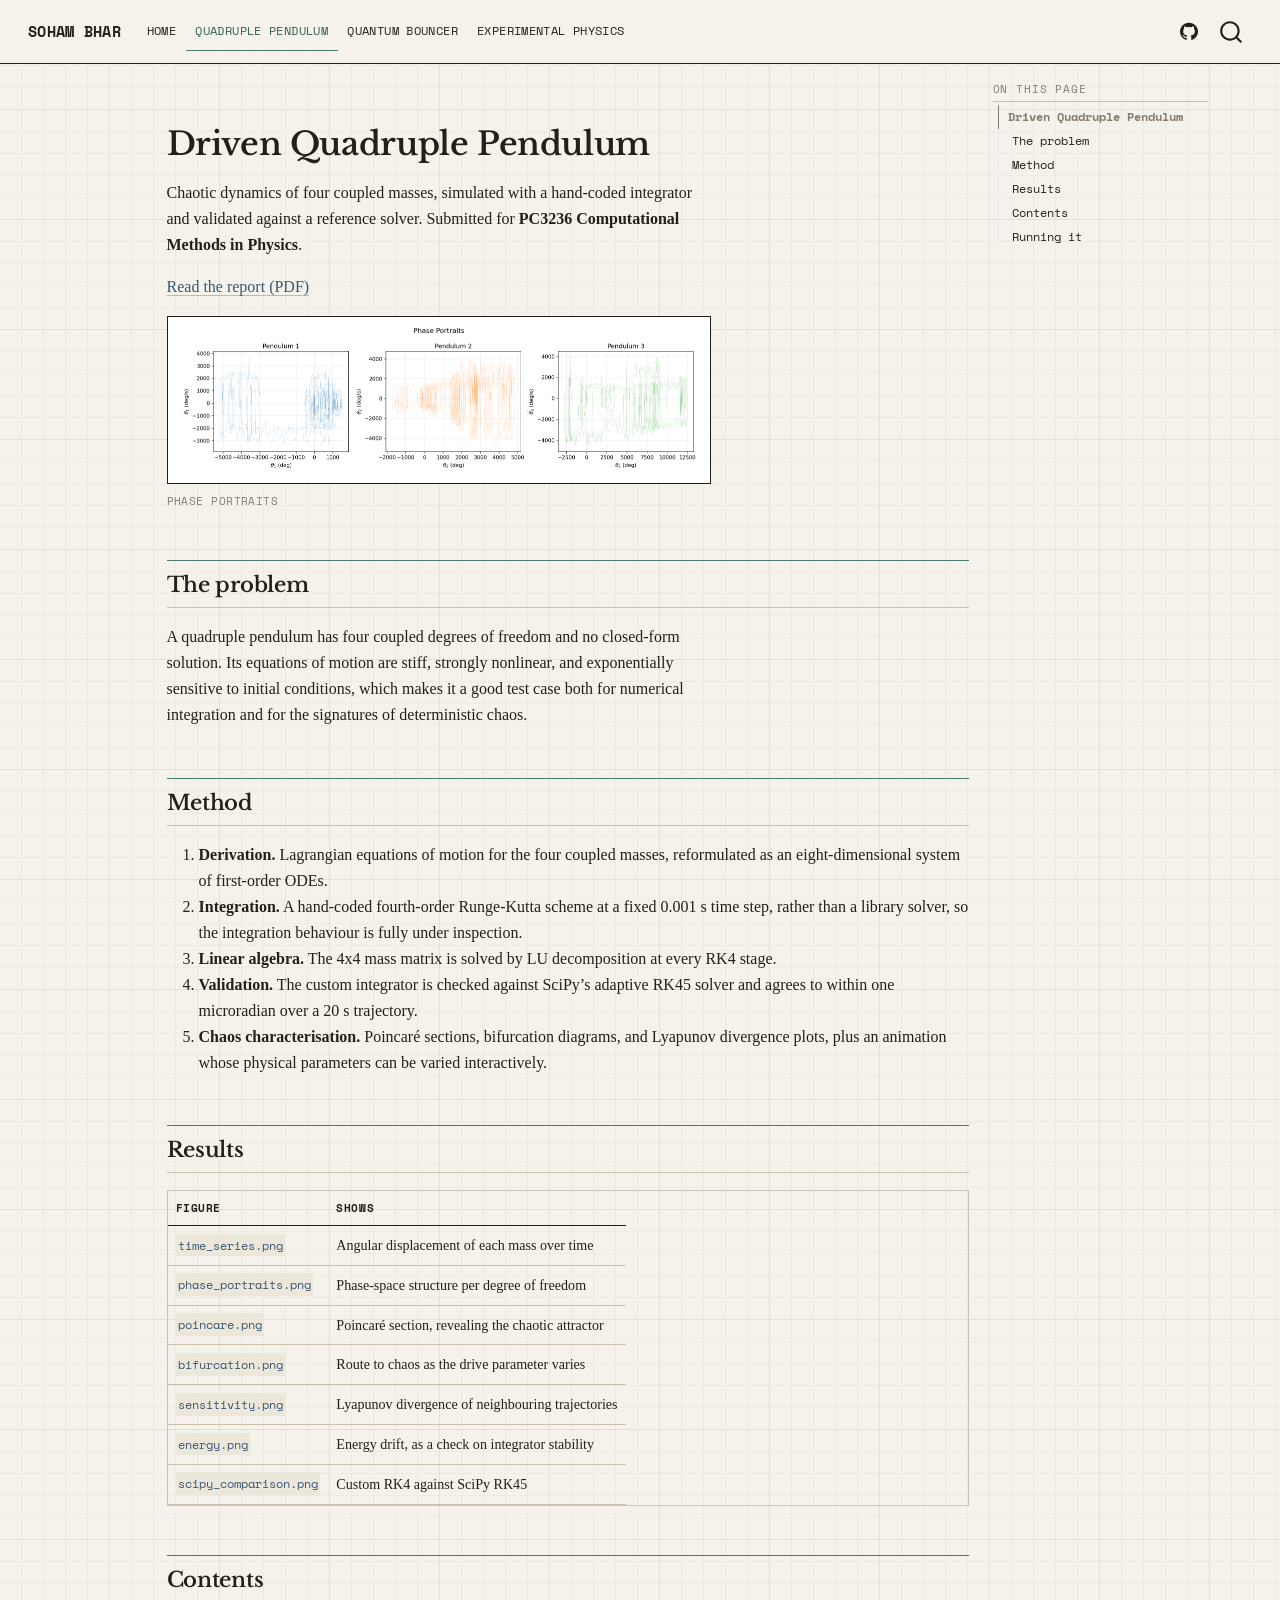
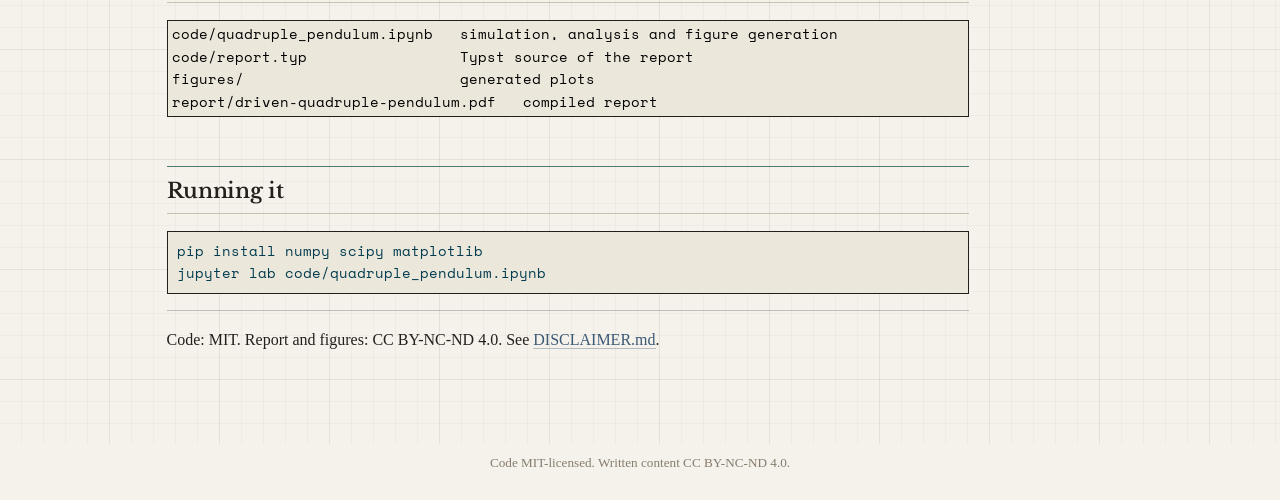
<file: projects/quadruple-pendulum/index.html>
<!DOCTYPE html>
<html xmlns="http://www.w3.org/1999/xhtml" lang="en" xml:lang="en"><head>

<meta charset="utf-8">
<meta name="generator" content="quarto-1.10.18">

<meta name="viewport" content="width=device-width, initial-scale=1.0, user-scalable=yes">


<title>index – Soham Bhar</title>
<style>
/* Default styles provided by pandoc.
** See https://pandoc.org/MANUAL.html#variables-for-html for config info.
*/
span.smallcaps{font-variant: small-caps;}
div.columns{display: flex; gap: 1.5em;}
div.column{flex: auto;}
@media screen {
div.columns{gap: min(4vw, 1.5em);}
div.column{overflow-x: auto;}
}
div.hanging-indent{margin-left: 1.5em; text-indent: -1.5em;}
ul.task-list{list-style: none;}
ul.task-list li input[type="checkbox"] {
  width: 0.8em;
  margin: 0 0.8em 0.2em -1em; /* quarto-specific, see https://github.com/quarto-dev/quarto-cli/issues/4556 */ 
  vertical-align: middle;
}
/* CSS for syntax highlighting */
html { -webkit-text-size-adjust: 100%; }
pre > code.sourceCode { white-space: pre; position: relative; }
pre > code.sourceCode > span { display: inline-block; line-height: 1.25; }
pre > code.sourceCode > span:empty { height: 1.2em; }
.sourceCode { overflow: visible; }
code.sourceCode > span { color: inherit; text-decoration: inherit; }
div.sourceCode { margin: 1em 0; }
pre.sourceCode { margin: 0; }
@media screen {
div.sourceCode { overflow: auto; }
}
@media print {
pre > code.sourceCode { white-space: pre-wrap; }
pre > code.sourceCode > span { text-indent: -5em; padding-left: 5em; }
}
pre.numberSource code
  { counter-reset: source-line 0; }
pre.numberSource code > span
  { position: relative; left: -4em; counter-increment: source-line; }
pre.numberSource code > span > a:first-child::before
  { content: counter(source-line);
    position: relative; left: -1em; text-align: right; vertical-align: baseline;
    border: none; display: inline-block;
    -webkit-touch-callout: none; -webkit-user-select: none;
    -khtml-user-select: none; -moz-user-select: none;
    -ms-user-select: none; user-select: none;
    padding: 0 4px; width: 4em;
  }
pre.numberSource { margin-left: 3em;  padding-left: 4px; }
div.sourceCode
  {   }
@media screen {
pre > code.sourceCode > span > a:first-child::before { text-decoration: underline; }
}
</style>


<script src="../../site_libs/quarto-nav/quarto-nav.js"></script>
<script src="../../site_libs/quarto-nav/headroom.min.js"></script>
<script src="../../site_libs/clipboard/clipboard.min.js"></script>
<script src="../../site_libs/quarto-search/autocomplete.umd.js"></script>
<script src="../../site_libs/quarto-search/fuse.min.js"></script>
<script src="../../site_libs/quarto-search/quarto-search.js"></script>
<meta name="quarto:offset" content="../../">
<script src="../../site_libs/quarto-html/quarto.js" type="module"></script>
<script src="../../site_libs/quarto-html/tabsets/tabsets.js" type="module"></script>
<script src="../../site_libs/quarto-html/popper.min.js"></script>
<script src="../../site_libs/quarto-html/tippy.umd.min.js"></script>
<script src="../../site_libs/quarto-html/anchor.min.js"></script>
<link href="../../site_libs/quarto-html/tippy.css" rel="stylesheet">
<link href="../../site_libs/quarto-html/quarto-syntax-highlighting-ecf344317f327f851264e1037ae5e1b5.css" rel="stylesheet" id="quarto-text-highlighting-styles">
<script src="../../site_libs/bootstrap/bootstrap.min.js"></script>
<link href="../../site_libs/bootstrap/bootstrap-icons.css" rel="stylesheet">
<link href="../../site_libs/bootstrap/bootstrap-5ed77a1d6fcac1cadb5f324e93f44619.min.css" rel="stylesheet" append-hash="true" id="quarto-bootstrap" data-mode="light">
<script id="quarto-search-options" type="application/json">{
  "location": "navbar",
  "copy-button": false,
  "collapse-after": 3,
  "panel-placement": "end",
  "type": "overlay",
  "limit": 50,
  "keyboard-shortcut": [
    "f",
    "/",
    "s"
  ],
  "show-item-context": false,
  "language": {
    "search-no-results-text": "No results",
    "search-matching-documents-text": "matching documents",
    "search-copy-link-title": "Copy link to search",
    "search-hide-matches-text": "Hide additional matches",
    "search-more-match-text": "more match in this document",
    "search-more-matches-text": "more matches in this document",
    "search-clear-button-title": "Clear",
    "search-text-placeholder": "",
    "search-detached-cancel-button-title": "Cancel",
    "search-submit-button-title": "Submit",
    "search-label": "Search"
  }
}</script>
<link rel="preconnect" href="https://fonts.googleapis.com">
<link rel="preconnect" href="https://fonts.gstatic.com" crossorigin="">
<link rel="stylesheet" href="https://fonts.googleapis.com/css2?family=Libre+Baskerville:ital,wght@0,400;0,700;1,400&amp;family=Space+Mono:ital,wght@0,400;0,700;1,400&amp;display=swap">


<link rel="stylesheet" href="../../styles.css">
</head>

<body class="nav-fixed quarto-light">

<div id="quarto-search-results"></div>
  <header id="quarto-header" class="headroom fixed-top">
    <nav class="navbar navbar-expand-lg " data-bs-theme="dark">
      <div class="navbar-container container-fluid">
      <div class="navbar-brand-container mx-auto">
    <a class="navbar-brand" href="../../index.html">
    <span class="navbar-title">Soham Bhar</span>
    </a>
  </div>
            <div id="quarto-search" class="" title="Search"></div>
          <button class="navbar-toggler" type="button" data-bs-toggle="collapse" data-bs-target="#navbarCollapse" aria-controls="navbarCollapse" role="menu" aria-expanded="false" aria-label="Toggle navigation" onclick="if (window.quartoToggleHeadroom) { window.quartoToggleHeadroom(); }">
  <span class="navbar-toggler-icon"></span>
</button>
          <div class="collapse navbar-collapse" id="navbarCollapse">
            <ul class="navbar-nav navbar-nav-scroll me-auto">
  <li class="nav-item">
    <a class="nav-link" href="../../index.html"> 
<span class="menu-text">Home</span></a>
  </li>  
  <li class="nav-item">
    <a class="nav-link active" href="../../projects/quadruple-pendulum/index.html" aria-current="page"> 
<span class="menu-text">Quadruple Pendulum</span></a>
  </li>  
  <li class="nav-item">
    <a class="nav-link" href="../../projects/quantum-bouncer/index.html"> 
<span class="menu-text">Quantum Bouncer</span></a>
  </li>  
  <li class="nav-item">
    <a class="nav-link" href="../../projects/experimental-physics/index.html"> 
<span class="menu-text">Experimental Physics</span></a>
  </li>  
</ul>
            <ul class="navbar-nav navbar-nav-scroll ms-auto">
  <li class="nav-item compact">
    <a class="nav-link" href="https://github.com/Soham-Bhar/projects"> <i class="bi bi-github" role="img" aria-label="GitHub">
</i> 
<span class="menu-text"></span></a>
  </li>  
</ul>
          </div> <!-- /navcollapse -->
            <div class="quarto-navbar-tools">
</div>
      </div> <!-- /container-fluid -->
    </nav>
</header>
<!-- content -->
<div id="quarto-content" class="quarto-container page-columns page-rows-contents page-layout-article page-navbar">
<!-- sidebar -->
<!-- margin-sidebar -->
    <div id="quarto-margin-sidebar" class="sidebar margin-sidebar">
        <nav id="TOC" role="doc-toc" class="toc-active">
    <h2 id="toc-title">On this page</h2>
   
  <ul>
  <li><a href="#driven-quadruple-pendulum" id="toc-driven-quadruple-pendulum" class="nav-link active" data-scroll-target="#driven-quadruple-pendulum">Driven Quadruple Pendulum</a>
  <ul class="collapse">
  <li><a href="#the-problem" id="toc-the-problem" class="nav-link" data-scroll-target="#the-problem">The problem</a></li>
  <li><a href="#method" id="toc-method" class="nav-link" data-scroll-target="#method">Method</a></li>
  <li><a href="#results" id="toc-results" class="nav-link" data-scroll-target="#results">Results</a></li>
  <li><a href="#contents" id="toc-contents" class="nav-link" data-scroll-target="#contents">Contents</a></li>
  <li><a href="#running-it" id="toc-running-it" class="nav-link" data-scroll-target="#running-it">Running it</a></li>
  </ul></li>
  </ul>
</nav>
    </div>
<!-- main -->
<main class="content" id="quarto-document-content"><header id="title-block-header" class="quarto-title-block"></header>




<section id="driven-quadruple-pendulum" class="level1">
<h1>Driven Quadruple Pendulum</h1>
<p>Chaotic dynamics of four coupled masses, simulated with a hand-coded integrator and validated against a reference solver. Submitted for <strong>PC3236 Computational Methods in Physics</strong>.</p>
<p><strong><a href="report/driven-quadruple-pendulum.pdf">Read the report (PDF)</a></strong></p>
<div class="quarto-figure quarto-figure-center">
<figure class="figure">
<p><img src="figures/phase_portraits.png" class="img-fluid figure-img"></p>
<figcaption>Phase portraits</figcaption>
</figure>
</div>
<section id="the-problem" class="level2">
<h2 class="anchored" data-anchor-id="the-problem">The problem</h2>
<p>A quadruple pendulum has four coupled degrees of freedom and no closed-form solution. Its equations of motion are stiff, strongly nonlinear, and exponentially sensitive to initial conditions, which makes it a good test case both for numerical integration and for the signatures of deterministic chaos.</p>
</section>
<section id="method" class="level2">
<h2 class="anchored" data-anchor-id="method">Method</h2>
<ol type="1">
<li><strong>Derivation.</strong> Lagrangian equations of motion for the four coupled masses, reformulated as an eight-dimensional system of first-order ODEs.</li>
<li><strong>Integration.</strong> A hand-coded fourth-order Runge-Kutta scheme at a fixed 0.001 s time step, rather than a library solver, so the integration behaviour is fully under inspection.</li>
<li><strong>Linear algebra.</strong> The 4x4 mass matrix is solved by LU decomposition at every RK4 stage.</li>
<li><strong>Validation.</strong> The custom integrator is checked against SciPy’s adaptive RK45 solver and agrees to within one microradian over a 20 s trajectory.</li>
<li><strong>Chaos characterisation.</strong> Poincaré sections, bifurcation diagrams, and Lyapunov divergence plots, plus an animation whose physical parameters can be varied interactively.</li>
</ol>
</section>
<section id="results" class="level2">
<h2 class="anchored" data-anchor-id="results">Results</h2>
<table class="caption-top table">
<thead>
<tr class="header">
<th>Figure</th>
<th>Shows</th>
</tr>
</thead>
<tbody>
<tr class="odd">
<td><a href="figures/time_series.png"><code>time_series.png</code></a></td>
<td>Angular displacement of each mass over time</td>
</tr>
<tr class="even">
<td><a href="figures/phase_portraits.png"><code>phase_portraits.png</code></a></td>
<td>Phase-space structure per degree of freedom</td>
</tr>
<tr class="odd">
<td><a href="figures/poincare.png"><code>poincare.png</code></a></td>
<td>Poincaré section, revealing the chaotic attractor</td>
</tr>
<tr class="even">
<td><a href="figures/bifurcation.png"><code>bifurcation.png</code></a></td>
<td>Route to chaos as the drive parameter varies</td>
</tr>
<tr class="odd">
<td><a href="figures/sensitivity.png"><code>sensitivity.png</code></a></td>
<td>Lyapunov divergence of neighbouring trajectories</td>
</tr>
<tr class="even">
<td><a href="figures/energy.png"><code>energy.png</code></a></td>
<td>Energy drift, as a check on integrator stability</td>
</tr>
<tr class="odd">
<td><a href="figures/scipy_comparison.png"><code>scipy_comparison.png</code></a></td>
<td>Custom RK4 against SciPy RK45</td>
</tr>
</tbody>
</table>
</section>
<section id="contents" class="level2">
<h2 class="anchored" data-anchor-id="contents">Contents</h2>
<pre><code>code/quadruple_pendulum.ipynb   simulation, analysis and figure generation
code/report.typ                 Typst source of the report
figures/                        generated plots
report/driven-quadruple-pendulum.pdf   compiled report</code></pre>
</section>
<section id="running-it" class="level2">
<h2 class="anchored" data-anchor-id="running-it">Running it</h2>
<div class="code-copy-outer-scaffold"><div class="sourceCode" id="cb2"><pre class="sourceCode bash code-with-copy"><code class="sourceCode bash"><span id="cb2-1"><a href="#cb2-1" aria-hidden="true" tabindex="-1"></a><span class="ex">pip</span> install numpy scipy matplotlib</span>
<span id="cb2-2"><a href="#cb2-2" aria-hidden="true" tabindex="-1"></a><span class="ex">jupyter</span> lab code/quadruple_pendulum.ipynb</span></code></pre></div><button title="Copy to Clipboard" class="code-copy-button"><i class="bi"></i></button></div>
<hr>
<p>Code: MIT. Report and figures: CC BY-NC-ND 4.0. See <a href="../../DISCLAIMER.md">DISCLAIMER.md</a>.</p>


</section>
</section>

</main> <!-- /main -->
<script id="quarto-html-after-body" type="application/javascript">
  window.document.addEventListener("DOMContentLoaded", function (event) {
    const icon = "";
    const anchorJS = new window.AnchorJS();
    anchorJS.options = {
      placement: 'right',
      icon: icon
    };
    anchorJS.add('.anchored');
    const isCodeAnnotation = (el) => {
      for (const clz of el.classList) {
        if (clz.startsWith('code-annotation-')) {                     
          return true;
        }
      }
      return false;
    }
    const onCopySuccess = function(e) {
      // button target
      const button = e.trigger;
      // don't keep focus
      button.blur();
      // flash "checked"
      button.classList.add('code-copy-button-checked');
      var currentTitle = button.getAttribute("title");
      button.setAttribute("title", "Copied!");
      let tooltip;
      if (window.bootstrap) {
        button.setAttribute("data-bs-toggle", "tooltip");
        button.setAttribute("data-bs-placement", "left");
        button.setAttribute("data-bs-title", "Copied!");
        tooltip = new bootstrap.Tooltip(button, 
          { trigger: "manual", 
            customClass: "code-copy-button-tooltip",
            offset: [0, -8]});
        tooltip.show();    
      }
      setTimeout(function() {
        if (tooltip) {
          tooltip.hide();
          button.removeAttribute("data-bs-title");
          button.removeAttribute("data-bs-toggle");
          button.removeAttribute("data-bs-placement");
        }
        button.setAttribute("title", currentTitle);
        button.classList.remove('code-copy-button-checked');
      }, 1000);
      // clear code selection
      e.clearSelection();
    }
    const getTextToCopy = function(trigger) {
      const outerScaffold = trigger.parentElement.cloneNode(true);
      const codeEl = outerScaffold.querySelector('code');
      for (const childEl of codeEl.children) {
        if (isCodeAnnotation(childEl)) {
          childEl.remove();
        }
      }
      return codeEl.innerText;
    }
    const clipboard = new window.ClipboardJS('.code-copy-button:not([data-in-quarto-modal])', {
      text: getTextToCopy
    });
    clipboard.on('success', onCopySuccess);
    if (window.document.getElementById('quarto-embedded-source-code-modal')) {
      const clipboardModal = new window.ClipboardJS('.code-copy-button[data-in-quarto-modal]', {
        text: getTextToCopy,
        container: window.document.getElementById('quarto-embedded-source-code-modal')
      });
      clipboardModal.on('success', onCopySuccess);
    }
      var localhostRegex = new RegExp(/^(?:http|https):\/\/localhost\:?[0-9]*\//);
      var mailtoRegex = new RegExp(/^mailto:/);
        var filterRegex = new RegExp("https:\/\/Soham-Bhar\.github\.io\/projects\/");
      var isInternal = (href) => {
          return filterRegex.test(href) || localhostRegex.test(href) || mailtoRegex.test(href);
      }
      // Inspect non-navigation links and adorn them if external
     var links = window.document.querySelectorAll('a[href]:not(.nav-link):not(.navbar-brand):not(.toc-action):not(.sidebar-link):not(.sidebar-item-toggle):not(.pagination-link):not(.no-external):not([aria-hidden]):not(.dropdown-item):not(.quarto-navigation-tool):not(.about-link)');
      for (var i=0; i<links.length; i++) {
        const link = links[i];
        if (!isInternal(link.href)) {
          // undo the damage that might have been done by quarto-nav.js in the case of
          // links that we want to consider external
          if (link.dataset.originalHref !== undefined) {
            link.href = link.dataset.originalHref;
          }
        }
      }
    function tippyHover(el, contentFn, onTriggerFn, onUntriggerFn) {
      const config = {
        allowHTML: true,
        maxWidth: 500,
        delay: 100,
        arrow: false,
        appendTo: function(el) {
            return el.parentElement;
        },
        interactive: true,
        interactiveBorder: 10,
        theme: 'quarto',
        placement: 'bottom-start',
      };
      if (contentFn) {
        config.content = contentFn;
      }
      if (onTriggerFn) {
        config.onTrigger = onTriggerFn;
      }
      if (onUntriggerFn) {
        config.onUntrigger = onUntriggerFn;
      }
      window.tippy(el, config); 
    }
    const noterefs = window.document.querySelectorAll('a[role="doc-noteref"]');
    for (var i=0; i<noterefs.length; i++) {
      const ref = noterefs[i];
      tippyHover(ref, function() {
        // use id or data attribute instead here
        let href = ref.getAttribute('data-footnote-href') || ref.getAttribute('href');
        try { href = new URL(href).hash; } catch {}
        const id = href.replace(/^#\/?/, "");
        const note = window.document.getElementById(id);
        if (note) {
          return note.innerHTML;
        } else {
          return "";
        }
      });
    }
    const xrefs = window.document.querySelectorAll('a.quarto-xref');
    const processXRef = (id, note) => {
      // Strip column container classes
      const stripColumnClz = (el) => {
        el.classList.remove("page-full", "page-columns");
        if (el.children) {
          for (const child of el.children) {
            stripColumnClz(child);
          }
        }
      }
      stripColumnClz(note)
      if (id === null || id.startsWith('sec-')) {
        // Special case sections, only their first couple elements
        const container = document.createElement("div");
        if (note.children && note.children.length > 2) {
          container.appendChild(note.children[0].cloneNode(true));
          for (let i = 1; i < note.children.length; i++) {
            const child = note.children[i];
            if (child.tagName === "P" && child.innerText === "") {
              continue;
            } else {
              container.appendChild(child.cloneNode(true));
              break;
            }
          }
          if (window.Quarto?.typesetMath) {
            window.Quarto.typesetMath(container);
          }
          return container.innerHTML
        } else {
          if (window.Quarto?.typesetMath) {
            window.Quarto.typesetMath(note);
          }
          return note.innerHTML;
        }
      } else {
        // Remove any anchor links if they are present
        const anchorLink = note.querySelector('a.anchorjs-link');
        if (anchorLink) {
          anchorLink.remove();
        }
        if (window.Quarto?.typesetMath) {
          window.Quarto.typesetMath(note);
        }
        if (note.classList.contains("callout")) {
          return note.outerHTML;
        } else {
          return note.innerHTML;
        }
      }
    }
    for (var i=0; i<xrefs.length; i++) {
      const xref = xrefs[i];
      tippyHover(xref, undefined, function(instance) {
        instance.disable();
        let url = xref.getAttribute('href');
        let hash = undefined; 
        if (url.startsWith('#')) {
          hash = url;
        } else {
          try { hash = new URL(url).hash; } catch {}
        }
        if (hash) {
          const id = hash.replace(/^#\/?/, "");
          const note = window.document.getElementById(id);
          if (note !== null) {
            try {
              const html = processXRef(id, note.cloneNode(true));
              instance.setContent(html);
            } finally {
              instance.enable();
              instance.show();
            }
          } else {
            // See if we can fetch this
            fetch(url.split('#')[0])
            .then(res => res.text())
            .then(html => {
              const parser = new DOMParser();
              const htmlDoc = parser.parseFromString(html, "text/html");
              const note = htmlDoc.getElementById(id);
              if (note !== null) {
                const html = processXRef(id, note);
                instance.setContent(html);
              } 
            }).finally(() => {
              instance.enable();
              instance.show();
            });
          }
        } else {
          // See if we can fetch a full url (with no hash to target)
          // This is a special case and we should probably do some content thinning / targeting
          fetch(url)
          .then(res => res.text())
          .then(html => {
            const parser = new DOMParser();
            const htmlDoc = parser.parseFromString(html, "text/html");
            const note = htmlDoc.querySelector('main.content');
            if (note !== null) {
              // This should only happen for chapter cross references
              // (since there is no id in the URL)
              // remove the first header
              if (note.children.length > 0 && note.children[0].tagName === "HEADER") {
                note.children[0].remove();
              }
              const html = processXRef(null, note);
              instance.setContent(html);
            } 
          }).finally(() => {
            instance.enable();
            instance.show();
          });
        }
      }, function(instance) {
      });
    }
        let selectedAnnoteEl;
        const selectorForAnnotation = ( cell, annotation) => {
          let cellAttr = 'data-code-cell="' + cell + '"';
          let lineAttr = 'data-code-annotation="' +  annotation + '"';
          const selector = 'span[' + cellAttr + '][' + lineAttr + ']';
          return selector;
        }
        const selectCodeLines = (annoteEl) => {
          const doc = window.document;
          const targetCell = annoteEl.getAttribute("data-target-cell");
          const targetAnnotation = annoteEl.getAttribute("data-target-annotation");
          const annoteSpan = window.document.querySelector(selectorForAnnotation(targetCell, targetAnnotation));
          const lines = annoteSpan.getAttribute("data-code-lines").split(",");
          const lineIds = lines.map((line) => {
            return targetCell + "-" + line;
          })
          let top = null;
          let height = null;
          let parent = null;
          if (lineIds.length > 0) {
              //compute the position of the single el (top and bottom and make a div)
              const el = window.document.getElementById(lineIds[0]);
              top = el.offsetTop;
              height = el.offsetHeight;
              parent = el.parentElement.parentElement;
            if (lineIds.length > 1) {
              const lastEl = window.document.getElementById(lineIds[lineIds.length - 1]);
              const bottom = lastEl.offsetTop + lastEl.offsetHeight;
              height = bottom - top;
            }
            if (top !== null && height !== null && parent !== null) {
              // cook up a div (if necessary) and position it 
              let div = window.document.getElementById("code-annotation-line-highlight");
              if (div === null) {
                div = window.document.createElement("div");
                div.setAttribute("id", "code-annotation-line-highlight");
                div.style.position = 'absolute';
                parent.appendChild(div);
              }
              div.style.top = top - 2 + "px";
              div.style.height = height + 4 + "px";
              div.style.left = 0;
              let gutterDiv = window.document.getElementById("code-annotation-line-highlight-gutter");
              if (gutterDiv === null) {
                gutterDiv = window.document.createElement("div");
                gutterDiv.setAttribute("id", "code-annotation-line-highlight-gutter");
                gutterDiv.style.position = 'absolute';
                const codeCell = window.document.getElementById(targetCell);
                const gutter = codeCell.querySelector('.code-annotation-gutter');
                gutter.appendChild(gutterDiv);
              }
              gutterDiv.style.top = top - 2 + "px";
              gutterDiv.style.height = height + 4 + "px";
            }
            selectedAnnoteEl = annoteEl;
          }
        };
        const unselectCodeLines = () => {
          const elementsIds = ["code-annotation-line-highlight", "code-annotation-line-highlight-gutter"];
          elementsIds.forEach((elId) => {
            const div = window.document.getElementById(elId);
            if (div) {
              div.remove();
            }
          });
          selectedAnnoteEl = undefined;
        };
          // Handle positioning of the toggle
      window.addEventListener(
        "resize",
        throttle(() => {
          elRect = undefined;
          if (selectedAnnoteEl) {
            selectCodeLines(selectedAnnoteEl);
          }
        }, 10)
      );
      function throttle(fn, ms) {
      let throttle = false;
      let timer;
        return (...args) => {
          if(!throttle) { // first call gets through
              fn.apply(this, args);
              throttle = true;
          } else { // all the others get throttled
              if(timer) clearTimeout(timer); // cancel #2
              timer = setTimeout(() => {
                fn.apply(this, args);
                timer = throttle = false;
              }, ms);
          }
        };
      }
        // Attach click handler to the DT
        const annoteDls = window.document.querySelectorAll('dt[data-target-cell]');
        for (const annoteDlNode of annoteDls) {
          annoteDlNode.addEventListener('click', (event) => {
            const clickedEl = event.target;
            if (clickedEl !== selectedAnnoteEl) {
              unselectCodeLines();
              const activeEl = window.document.querySelector('dt[data-target-cell].code-annotation-active');
              if (activeEl) {
                activeEl.classList.remove('code-annotation-active');
              }
              selectCodeLines(clickedEl);
              clickedEl.classList.add('code-annotation-active');
            } else {
              // Unselect the line
              unselectCodeLines();
              clickedEl.classList.remove('code-annotation-active');
            }
          });
        }
    const findCites = (el) => {
      const parentEl = el.parentElement;
      if (parentEl) {
        const cites = parentEl.dataset.cites;
        if (cites) {
          return {
            el,
            cites: cites.split(' ')
          };
        } else {
          return findCites(el.parentElement)
        }
      } else {
        return undefined;
      }
    };
    var bibliorefs = window.document.querySelectorAll('a[role="doc-biblioref"]');
    for (var i=0; i<bibliorefs.length; i++) {
      const ref = bibliorefs[i];
      const citeInfo = findCites(ref);
      if (citeInfo) {
        tippyHover(citeInfo.el, function() {
          var popup = window.document.createElement('div');
          citeInfo.cites.forEach(function(cite) {
            var citeDiv = window.document.createElement('div');
            citeDiv.classList.add('hanging-indent');
            citeDiv.classList.add('csl-entry');
            var biblioDiv = window.document.getElementById('ref-' + cite);
            if (biblioDiv) {
              citeDiv.innerHTML = biblioDiv.innerHTML;
            }
            popup.appendChild(citeDiv);
          });
          return popup.innerHTML;
        });
      }
    }
  });
  </script>
</div> <!-- /content -->
<footer class="footer">
  <div class="nav-footer">
    <div class="nav-footer-left">
      &nbsp;
    </div>   
    <div class="nav-footer-center">
<p>Code MIT-licensed. Written content CC BY-NC-ND 4.0.</p>
</div>
    <div class="nav-footer-right">
      &nbsp;
    </div>
  </div>
</footer>
<script>
// Reveal-on-scroll, kept mechanical: a rule laid down, an entry settling once.
// Everything here is progressive. With JS off, or with reduced motion asked for,
// the page renders complete and static.
(function () {
  var reduce = window.matchMedia &&
               window.matchMedia('(prefers-reduced-motion: reduce)').matches;

  var targets = document.querySelectorAll('main h2, .entry');
  if (!targets.length) return;

  // Hide the cards only now, with JS confirmed running to reveal them.
  document.querySelectorAll('.entry').forEach(function (el) {
    el.classList.add('pending');
  });

  // No IntersectionObserver, or motion declined: show everything immediately.
  if (reduce || !('IntersectionObserver' in window)) {
    targets.forEach(function (el) { el.classList.add('is-in'); });
    return;
  }

  var io = new IntersectionObserver(function (entries) {
    entries.forEach(function (e) {
      if (!e.isIntersecting) return;
      e.target.classList.add('is-in');
      io.unobserve(e.target);          // once only, never on the way back up
    });
  }, { rootMargin: '0px 0px -8% 0px', threshold: 0.08 });

  targets.forEach(function (el) { io.observe(el); });
})();

</script>




</body></html>
</file>
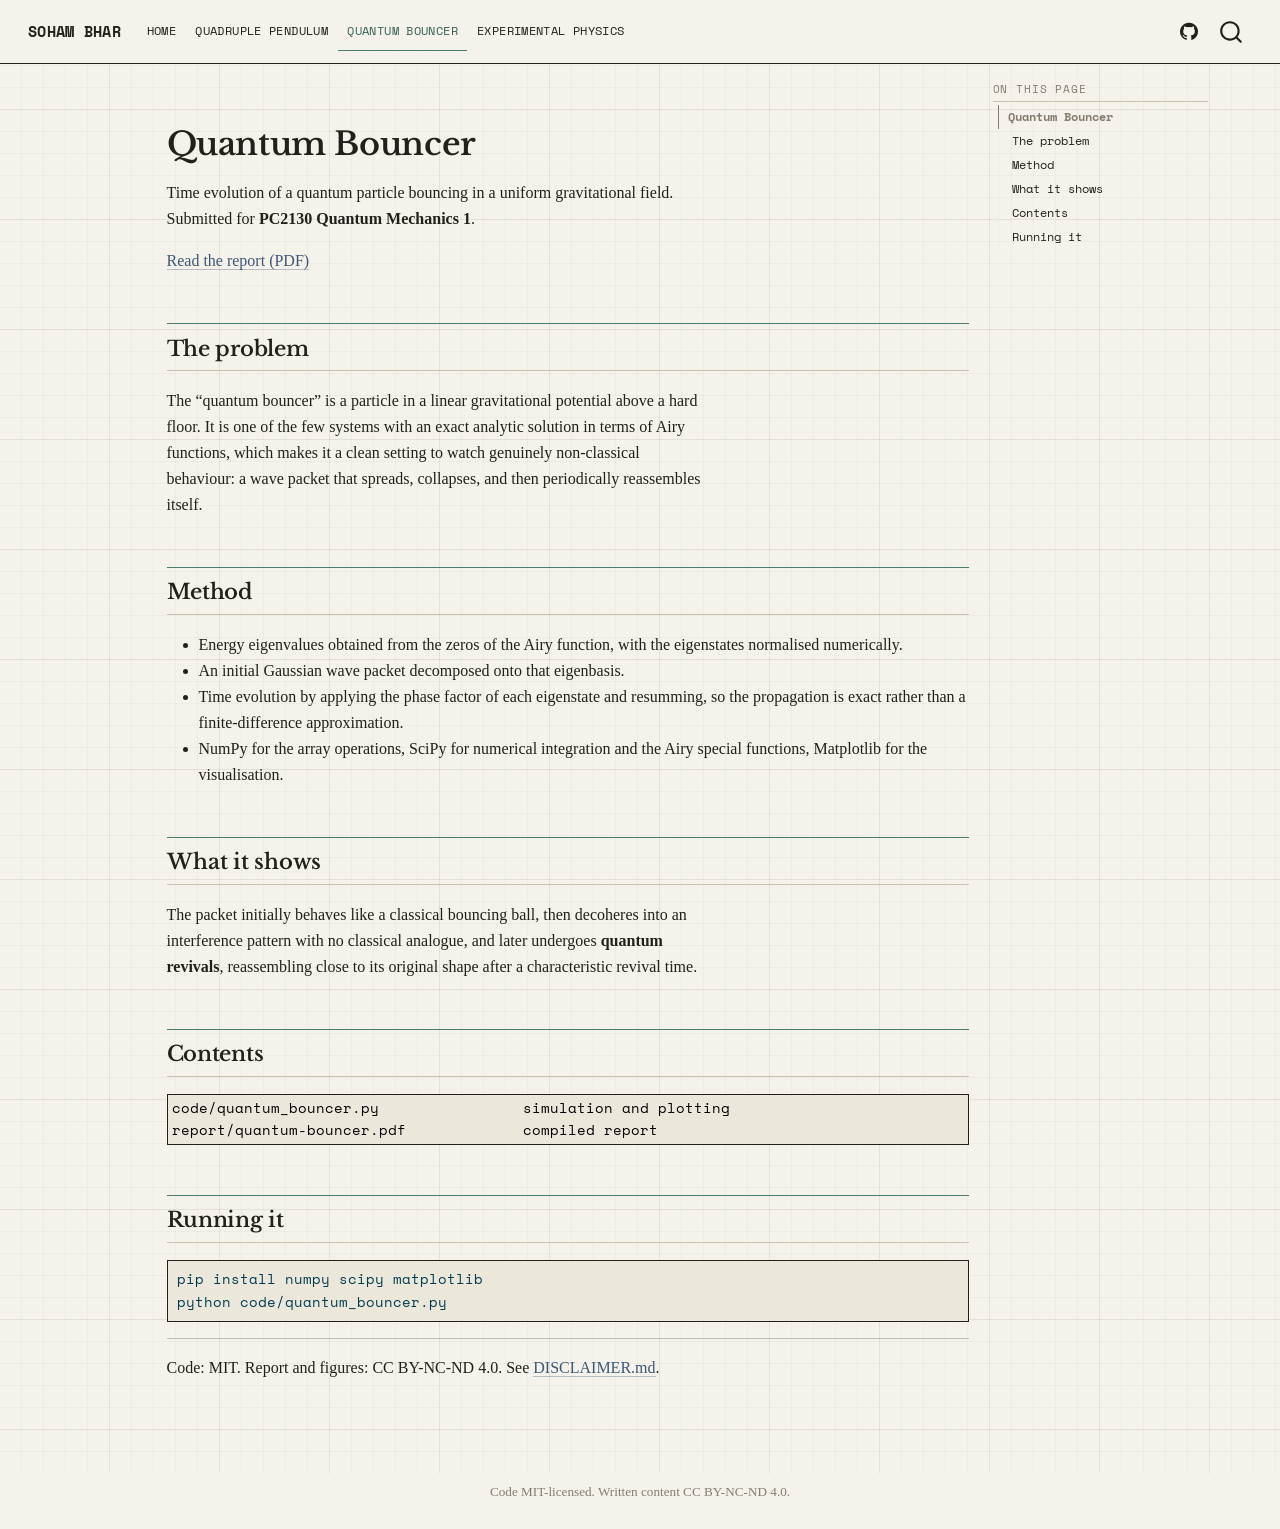
<file: projects/quantum-bouncer/index.html>
<!DOCTYPE html>
<html xmlns="http://www.w3.org/1999/xhtml" lang="en" xml:lang="en"><head>

<meta charset="utf-8">
<meta name="generator" content="quarto-1.10.18">

<meta name="viewport" content="width=device-width, initial-scale=1.0, user-scalable=yes">


<title>index – Soham Bhar</title>
<style>
/* Default styles provided by pandoc.
** See https://pandoc.org/MANUAL.html#variables-for-html for config info.
*/
span.smallcaps{font-variant: small-caps;}
div.columns{display: flex; gap: 1.5em;}
div.column{flex: auto;}
@media screen {
div.columns{gap: min(4vw, 1.5em);}
div.column{overflow-x: auto;}
}
div.hanging-indent{margin-left: 1.5em; text-indent: -1.5em;}
ul.task-list{list-style: none;}
ul.task-list li input[type="checkbox"] {
  width: 0.8em;
  margin: 0 0.8em 0.2em -1em; /* quarto-specific, see https://github.com/quarto-dev/quarto-cli/issues/4556 */ 
  vertical-align: middle;
}
/* CSS for syntax highlighting */
html { -webkit-text-size-adjust: 100%; }
pre > code.sourceCode { white-space: pre; position: relative; }
pre > code.sourceCode > span { display: inline-block; line-height: 1.25; }
pre > code.sourceCode > span:empty { height: 1.2em; }
.sourceCode { overflow: visible; }
code.sourceCode > span { color: inherit; text-decoration: inherit; }
div.sourceCode { margin: 1em 0; }
pre.sourceCode { margin: 0; }
@media screen {
div.sourceCode { overflow: auto; }
}
@media print {
pre > code.sourceCode { white-space: pre-wrap; }
pre > code.sourceCode > span { text-indent: -5em; padding-left: 5em; }
}
pre.numberSource code
  { counter-reset: source-line 0; }
pre.numberSource code > span
  { position: relative; left: -4em; counter-increment: source-line; }
pre.numberSource code > span > a:first-child::before
  { content: counter(source-line);
    position: relative; left: -1em; text-align: right; vertical-align: baseline;
    border: none; display: inline-block;
    -webkit-touch-callout: none; -webkit-user-select: none;
    -khtml-user-select: none; -moz-user-select: none;
    -ms-user-select: none; user-select: none;
    padding: 0 4px; width: 4em;
  }
pre.numberSource { margin-left: 3em;  padding-left: 4px; }
div.sourceCode
  {   }
@media screen {
pre > code.sourceCode > span > a:first-child::before { text-decoration: underline; }
}
</style>


<script src="../../site_libs/quarto-nav/quarto-nav.js"></script>
<script src="../../site_libs/quarto-nav/headroom.min.js"></script>
<script src="../../site_libs/clipboard/clipboard.min.js"></script>
<script src="../../site_libs/quarto-search/autocomplete.umd.js"></script>
<script src="../../site_libs/quarto-search/fuse.min.js"></script>
<script src="../../site_libs/quarto-search/quarto-search.js"></script>
<meta name="quarto:offset" content="../../">
<script src="../../site_libs/quarto-html/quarto.js" type="module"></script>
<script src="../../site_libs/quarto-html/tabsets/tabsets.js" type="module"></script>
<script src="../../site_libs/quarto-html/popper.min.js"></script>
<script src="../../site_libs/quarto-html/tippy.umd.min.js"></script>
<script src="../../site_libs/quarto-html/anchor.min.js"></script>
<link href="../../site_libs/quarto-html/tippy.css" rel="stylesheet">
<link href="../../site_libs/quarto-html/quarto-syntax-highlighting-ecf344317f327f851264e1037ae5e1b5.css" rel="stylesheet" id="quarto-text-highlighting-styles">
<script src="../../site_libs/bootstrap/bootstrap.min.js"></script>
<link href="../../site_libs/bootstrap/bootstrap-icons.css" rel="stylesheet">
<link href="../../site_libs/bootstrap/bootstrap-5ed77a1d6fcac1cadb5f324e93f44619.min.css" rel="stylesheet" append-hash="true" id="quarto-bootstrap" data-mode="light">
<script id="quarto-search-options" type="application/json">{
  "location": "navbar",
  "copy-button": false,
  "collapse-after": 3,
  "panel-placement": "end",
  "type": "overlay",
  "limit": 50,
  "keyboard-shortcut": [
    "f",
    "/",
    "s"
  ],
  "show-item-context": false,
  "language": {
    "search-no-results-text": "No results",
    "search-matching-documents-text": "matching documents",
    "search-copy-link-title": "Copy link to search",
    "search-hide-matches-text": "Hide additional matches",
    "search-more-match-text": "more match in this document",
    "search-more-matches-text": "more matches in this document",
    "search-clear-button-title": "Clear",
    "search-text-placeholder": "",
    "search-detached-cancel-button-title": "Cancel",
    "search-submit-button-title": "Submit",
    "search-label": "Search"
  }
}</script>
<link rel="preconnect" href="https://fonts.googleapis.com">
<link rel="preconnect" href="https://fonts.gstatic.com" crossorigin="">
<link rel="stylesheet" href="https://fonts.googleapis.com/css2?family=Libre+Baskerville:ital,wght@0,400;0,700;1,400&amp;family=Space+Mono:ital,wght@0,400;0,700;1,400&amp;display=swap">


<link rel="stylesheet" href="../../styles.css">
</head>

<body class="nav-fixed quarto-light">

<div id="quarto-search-results"></div>
  <header id="quarto-header" class="headroom fixed-top">
    <nav class="navbar navbar-expand-lg " data-bs-theme="dark">
      <div class="navbar-container container-fluid">
      <div class="navbar-brand-container mx-auto">
    <a class="navbar-brand" href="../../index.html">
    <span class="navbar-title">Soham Bhar</span>
    </a>
  </div>
            <div id="quarto-search" class="" title="Search"></div>
          <button class="navbar-toggler" type="button" data-bs-toggle="collapse" data-bs-target="#navbarCollapse" aria-controls="navbarCollapse" role="menu" aria-expanded="false" aria-label="Toggle navigation" onclick="if (window.quartoToggleHeadroom) { window.quartoToggleHeadroom(); }">
  <span class="navbar-toggler-icon"></span>
</button>
          <div class="collapse navbar-collapse" id="navbarCollapse">
            <ul class="navbar-nav navbar-nav-scroll me-auto">
  <li class="nav-item">
    <a class="nav-link" href="../../index.html"> 
<span class="menu-text">Home</span></a>
  </li>  
  <li class="nav-item">
    <a class="nav-link" href="../../projects/quadruple-pendulum/index.html"> 
<span class="menu-text">Quadruple Pendulum</span></a>
  </li>  
  <li class="nav-item">
    <a class="nav-link active" href="../../projects/quantum-bouncer/index.html" aria-current="page"> 
<span class="menu-text">Quantum Bouncer</span></a>
  </li>  
  <li class="nav-item">
    <a class="nav-link" href="../../projects/experimental-physics/index.html"> 
<span class="menu-text">Experimental Physics</span></a>
  </li>  
</ul>
            <ul class="navbar-nav navbar-nav-scroll ms-auto">
  <li class="nav-item compact">
    <a class="nav-link" href="https://github.com/Soham-Bhar/projects"> <i class="bi bi-github" role="img" aria-label="GitHub">
</i> 
<span class="menu-text"></span></a>
  </li>  
</ul>
          </div> <!-- /navcollapse -->
            <div class="quarto-navbar-tools">
</div>
      </div> <!-- /container-fluid -->
    </nav>
</header>
<!-- content -->
<div id="quarto-content" class="quarto-container page-columns page-rows-contents page-layout-article page-navbar">
<!-- sidebar -->
<!-- margin-sidebar -->
    <div id="quarto-margin-sidebar" class="sidebar margin-sidebar">
        <nav id="TOC" role="doc-toc" class="toc-active">
    <h2 id="toc-title">On this page</h2>
   
  <ul>
  <li><a href="#quantum-bouncer" id="toc-quantum-bouncer" class="nav-link active" data-scroll-target="#quantum-bouncer">Quantum Bouncer</a>
  <ul class="collapse">
  <li><a href="#the-problem" id="toc-the-problem" class="nav-link" data-scroll-target="#the-problem">The problem</a></li>
  <li><a href="#method" id="toc-method" class="nav-link" data-scroll-target="#method">Method</a></li>
  <li><a href="#what-it-shows" id="toc-what-it-shows" class="nav-link" data-scroll-target="#what-it-shows">What it shows</a></li>
  <li><a href="#contents" id="toc-contents" class="nav-link" data-scroll-target="#contents">Contents</a></li>
  <li><a href="#running-it" id="toc-running-it" class="nav-link" data-scroll-target="#running-it">Running it</a></li>
  </ul></li>
  </ul>
</nav>
    </div>
<!-- main -->
<main class="content" id="quarto-document-content"><header id="title-block-header" class="quarto-title-block"></header>




<section id="quantum-bouncer" class="level1">
<h1>Quantum Bouncer</h1>
<p>Time evolution of a quantum particle bouncing in a uniform gravitational field. Submitted for <strong>PC2130 Quantum Mechanics 1</strong>.</p>
<p><strong><a href="report/quantum-bouncer.pdf">Read the report (PDF)</a></strong></p>
<section id="the-problem" class="level2">
<h2 class="anchored" data-anchor-id="the-problem">The problem</h2>
<p>The “quantum bouncer” is a particle in a linear gravitational potential above a hard floor. It is one of the few systems with an exact analytic solution in terms of Airy functions, which makes it a clean setting to watch genuinely non-classical behaviour: a wave packet that spreads, collapses, and then periodically reassembles itself.</p>
</section>
<section id="method" class="level2">
<h2 class="anchored" data-anchor-id="method">Method</h2>
<ul>
<li>Energy eigenvalues obtained from the zeros of the Airy function, with the eigenstates normalised numerically.</li>
<li>An initial Gaussian wave packet decomposed onto that eigenbasis.</li>
<li>Time evolution by applying the phase factor of each eigenstate and resumming, so the propagation is exact rather than a finite-difference approximation.</li>
<li>NumPy for the array operations, SciPy for numerical integration and the Airy special functions, Matplotlib for the visualisation.</li>
</ul>
</section>
<section id="what-it-shows" class="level2">
<h2 class="anchored" data-anchor-id="what-it-shows">What it shows</h2>
<p>The packet initially behaves like a classical bouncing ball, then decoheres into an interference pattern with no classical analogue, and later undergoes <strong>quantum revivals</strong>, reassembling close to its original shape after a characteristic revival time.</p>
</section>
<section id="contents" class="level2">
<h2 class="anchored" data-anchor-id="contents">Contents</h2>
<pre><code>code/quantum_bouncer.py                simulation and plotting
report/quantum-bouncer.pdf             compiled report</code></pre>
</section>
<section id="running-it" class="level2">
<h2 class="anchored" data-anchor-id="running-it">Running it</h2>
<div class="code-copy-outer-scaffold"><div class="sourceCode" id="cb2"><pre class="sourceCode bash code-with-copy"><code class="sourceCode bash"><span id="cb2-1"><a href="#cb2-1" aria-hidden="true" tabindex="-1"></a><span class="ex">pip</span> install numpy scipy matplotlib</span>
<span id="cb2-2"><a href="#cb2-2" aria-hidden="true" tabindex="-1"></a><span class="ex">python</span> code/quantum_bouncer.py</span></code></pre></div><button title="Copy to Clipboard" class="code-copy-button"><i class="bi"></i></button></div>
<hr>
<p>Code: MIT. Report and figures: CC BY-NC-ND 4.0. See <a href="../../DISCLAIMER.md">DISCLAIMER.md</a>.</p>


</section>
</section>

</main> <!-- /main -->
<script id="quarto-html-after-body" type="application/javascript">
  window.document.addEventListener("DOMContentLoaded", function (event) {
    const icon = "";
    const anchorJS = new window.AnchorJS();
    anchorJS.options = {
      placement: 'right',
      icon: icon
    };
    anchorJS.add('.anchored');
    const isCodeAnnotation = (el) => {
      for (const clz of el.classList) {
        if (clz.startsWith('code-annotation-')) {                     
          return true;
        }
      }
      return false;
    }
    const onCopySuccess = function(e) {
      // button target
      const button = e.trigger;
      // don't keep focus
      button.blur();
      // flash "checked"
      button.classList.add('code-copy-button-checked');
      var currentTitle = button.getAttribute("title");
      button.setAttribute("title", "Copied!");
      let tooltip;
      if (window.bootstrap) {
        button.setAttribute("data-bs-toggle", "tooltip");
        button.setAttribute("data-bs-placement", "left");
        button.setAttribute("data-bs-title", "Copied!");
        tooltip = new bootstrap.Tooltip(button, 
          { trigger: "manual", 
            customClass: "code-copy-button-tooltip",
            offset: [0, -8]});
        tooltip.show();    
      }
      setTimeout(function() {
        if (tooltip) {
          tooltip.hide();
          button.removeAttribute("data-bs-title");
          button.removeAttribute("data-bs-toggle");
          button.removeAttribute("data-bs-placement");
        }
        button.setAttribute("title", currentTitle);
        button.classList.remove('code-copy-button-checked');
      }, 1000);
      // clear code selection
      e.clearSelection();
    }
    const getTextToCopy = function(trigger) {
      const outerScaffold = trigger.parentElement.cloneNode(true);
      const codeEl = outerScaffold.querySelector('code');
      for (const childEl of codeEl.children) {
        if (isCodeAnnotation(childEl)) {
          childEl.remove();
        }
      }
      return codeEl.innerText;
    }
    const clipboard = new window.ClipboardJS('.code-copy-button:not([data-in-quarto-modal])', {
      text: getTextToCopy
    });
    clipboard.on('success', onCopySuccess);
    if (window.document.getElementById('quarto-embedded-source-code-modal')) {
      const clipboardModal = new window.ClipboardJS('.code-copy-button[data-in-quarto-modal]', {
        text: getTextToCopy,
        container: window.document.getElementById('quarto-embedded-source-code-modal')
      });
      clipboardModal.on('success', onCopySuccess);
    }
      var localhostRegex = new RegExp(/^(?:http|https):\/\/localhost\:?[0-9]*\//);
      var mailtoRegex = new RegExp(/^mailto:/);
        var filterRegex = new RegExp("https:\/\/Soham-Bhar\.github\.io\/projects\/");
      var isInternal = (href) => {
          return filterRegex.test(href) || localhostRegex.test(href) || mailtoRegex.test(href);
      }
      // Inspect non-navigation links and adorn them if external
     var links = window.document.querySelectorAll('a[href]:not(.nav-link):not(.navbar-brand):not(.toc-action):not(.sidebar-link):not(.sidebar-item-toggle):not(.pagination-link):not(.no-external):not([aria-hidden]):not(.dropdown-item):not(.quarto-navigation-tool):not(.about-link)');
      for (var i=0; i<links.length; i++) {
        const link = links[i];
        if (!isInternal(link.href)) {
          // undo the damage that might have been done by quarto-nav.js in the case of
          // links that we want to consider external
          if (link.dataset.originalHref !== undefined) {
            link.href = link.dataset.originalHref;
          }
        }
      }
    function tippyHover(el, contentFn, onTriggerFn, onUntriggerFn) {
      const config = {
        allowHTML: true,
        maxWidth: 500,
        delay: 100,
        arrow: false,
        appendTo: function(el) {
            return el.parentElement;
        },
        interactive: true,
        interactiveBorder: 10,
        theme: 'quarto',
        placement: 'bottom-start',
      };
      if (contentFn) {
        config.content = contentFn;
      }
      if (onTriggerFn) {
        config.onTrigger = onTriggerFn;
      }
      if (onUntriggerFn) {
        config.onUntrigger = onUntriggerFn;
      }
      window.tippy(el, config); 
    }
    const noterefs = window.document.querySelectorAll('a[role="doc-noteref"]');
    for (var i=0; i<noterefs.length; i++) {
      const ref = noterefs[i];
      tippyHover(ref, function() {
        // use id or data attribute instead here
        let href = ref.getAttribute('data-footnote-href') || ref.getAttribute('href');
        try { href = new URL(href).hash; } catch {}
        const id = href.replace(/^#\/?/, "");
        const note = window.document.getElementById(id);
        if (note) {
          return note.innerHTML;
        } else {
          return "";
        }
      });
    }
    const xrefs = window.document.querySelectorAll('a.quarto-xref');
    const processXRef = (id, note) => {
      // Strip column container classes
      const stripColumnClz = (el) => {
        el.classList.remove("page-full", "page-columns");
        if (el.children) {
          for (const child of el.children) {
            stripColumnClz(child);
          }
        }
      }
      stripColumnClz(note)
      if (id === null || id.startsWith('sec-')) {
        // Special case sections, only their first couple elements
        const container = document.createElement("div");
        if (note.children && note.children.length > 2) {
          container.appendChild(note.children[0].cloneNode(true));
          for (let i = 1; i < note.children.length; i++) {
            const child = note.children[i];
            if (child.tagName === "P" && child.innerText === "") {
              continue;
            } else {
              container.appendChild(child.cloneNode(true));
              break;
            }
          }
          if (window.Quarto?.typesetMath) {
            window.Quarto.typesetMath(container);
          }
          return container.innerHTML
        } else {
          if (window.Quarto?.typesetMath) {
            window.Quarto.typesetMath(note);
          }
          return note.innerHTML;
        }
      } else {
        // Remove any anchor links if they are present
        const anchorLink = note.querySelector('a.anchorjs-link');
        if (anchorLink) {
          anchorLink.remove();
        }
        if (window.Quarto?.typesetMath) {
          window.Quarto.typesetMath(note);
        }
        if (note.classList.contains("callout")) {
          return note.outerHTML;
        } else {
          return note.innerHTML;
        }
      }
    }
    for (var i=0; i<xrefs.length; i++) {
      const xref = xrefs[i];
      tippyHover(xref, undefined, function(instance) {
        instance.disable();
        let url = xref.getAttribute('href');
        let hash = undefined; 
        if (url.startsWith('#')) {
          hash = url;
        } else {
          try { hash = new URL(url).hash; } catch {}
        }
        if (hash) {
          const id = hash.replace(/^#\/?/, "");
          const note = window.document.getElementById(id);
          if (note !== null) {
            try {
              const html = processXRef(id, note.cloneNode(true));
              instance.setContent(html);
            } finally {
              instance.enable();
              instance.show();
            }
          } else {
            // See if we can fetch this
            fetch(url.split('#')[0])
            .then(res => res.text())
            .then(html => {
              const parser = new DOMParser();
              const htmlDoc = parser.parseFromString(html, "text/html");
              const note = htmlDoc.getElementById(id);
              if (note !== null) {
                const html = processXRef(id, note);
                instance.setContent(html);
              } 
            }).finally(() => {
              instance.enable();
              instance.show();
            });
          }
        } else {
          // See if we can fetch a full url (with no hash to target)
          // This is a special case and we should probably do some content thinning / targeting
          fetch(url)
          .then(res => res.text())
          .then(html => {
            const parser = new DOMParser();
            const htmlDoc = parser.parseFromString(html, "text/html");
            const note = htmlDoc.querySelector('main.content');
            if (note !== null) {
              // This should only happen for chapter cross references
              // (since there is no id in the URL)
              // remove the first header
              if (note.children.length > 0 && note.children[0].tagName === "HEADER") {
                note.children[0].remove();
              }
              const html = processXRef(null, note);
              instance.setContent(html);
            } 
          }).finally(() => {
            instance.enable();
            instance.show();
          });
        }
      }, function(instance) {
      });
    }
        let selectedAnnoteEl;
        const selectorForAnnotation = ( cell, annotation) => {
          let cellAttr = 'data-code-cell="' + cell + '"';
          let lineAttr = 'data-code-annotation="' +  annotation + '"';
          const selector = 'span[' + cellAttr + '][' + lineAttr + ']';
          return selector;
        }
        const selectCodeLines = (annoteEl) => {
          const doc = window.document;
          const targetCell = annoteEl.getAttribute("data-target-cell");
          const targetAnnotation = annoteEl.getAttribute("data-target-annotation");
          const annoteSpan = window.document.querySelector(selectorForAnnotation(targetCell, targetAnnotation));
          const lines = annoteSpan.getAttribute("data-code-lines").split(",");
          const lineIds = lines.map((line) => {
            return targetCell + "-" + line;
          })
          let top = null;
          let height = null;
          let parent = null;
          if (lineIds.length > 0) {
              //compute the position of the single el (top and bottom and make a div)
              const el = window.document.getElementById(lineIds[0]);
              top = el.offsetTop;
              height = el.offsetHeight;
              parent = el.parentElement.parentElement;
            if (lineIds.length > 1) {
              const lastEl = window.document.getElementById(lineIds[lineIds.length - 1]);
              const bottom = lastEl.offsetTop + lastEl.offsetHeight;
              height = bottom - top;
            }
            if (top !== null && height !== null && parent !== null) {
              // cook up a div (if necessary) and position it 
              let div = window.document.getElementById("code-annotation-line-highlight");
              if (div === null) {
                div = window.document.createElement("div");
                div.setAttribute("id", "code-annotation-line-highlight");
                div.style.position = 'absolute';
                parent.appendChild(div);
              }
              div.style.top = top - 2 + "px";
              div.style.height = height + 4 + "px";
              div.style.left = 0;
              let gutterDiv = window.document.getElementById("code-annotation-line-highlight-gutter");
              if (gutterDiv === null) {
                gutterDiv = window.document.createElement("div");
                gutterDiv.setAttribute("id", "code-annotation-line-highlight-gutter");
                gutterDiv.style.position = 'absolute';
                const codeCell = window.document.getElementById(targetCell);
                const gutter = codeCell.querySelector('.code-annotation-gutter');
                gutter.appendChild(gutterDiv);
              }
              gutterDiv.style.top = top - 2 + "px";
              gutterDiv.style.height = height + 4 + "px";
            }
            selectedAnnoteEl = annoteEl;
          }
        };
        const unselectCodeLines = () => {
          const elementsIds = ["code-annotation-line-highlight", "code-annotation-line-highlight-gutter"];
          elementsIds.forEach((elId) => {
            const div = window.document.getElementById(elId);
            if (div) {
              div.remove();
            }
          });
          selectedAnnoteEl = undefined;
        };
          // Handle positioning of the toggle
      window.addEventListener(
        "resize",
        throttle(() => {
          elRect = undefined;
          if (selectedAnnoteEl) {
            selectCodeLines(selectedAnnoteEl);
          }
        }, 10)
      );
      function throttle(fn, ms) {
      let throttle = false;
      let timer;
        return (...args) => {
          if(!throttle) { // first call gets through
              fn.apply(this, args);
              throttle = true;
          } else { // all the others get throttled
              if(timer) clearTimeout(timer); // cancel #2
              timer = setTimeout(() => {
                fn.apply(this, args);
                timer = throttle = false;
              }, ms);
          }
        };
      }
        // Attach click handler to the DT
        const annoteDls = window.document.querySelectorAll('dt[data-target-cell]');
        for (const annoteDlNode of annoteDls) {
          annoteDlNode.addEventListener('click', (event) => {
            const clickedEl = event.target;
            if (clickedEl !== selectedAnnoteEl) {
              unselectCodeLines();
              const activeEl = window.document.querySelector('dt[data-target-cell].code-annotation-active');
              if (activeEl) {
                activeEl.classList.remove('code-annotation-active');
              }
              selectCodeLines(clickedEl);
              clickedEl.classList.add('code-annotation-active');
            } else {
              // Unselect the line
              unselectCodeLines();
              clickedEl.classList.remove('code-annotation-active');
            }
          });
        }
    const findCites = (el) => {
      const parentEl = el.parentElement;
      if (parentEl) {
        const cites = parentEl.dataset.cites;
        if (cites) {
          return {
            el,
            cites: cites.split(' ')
          };
        } else {
          return findCites(el.parentElement)
        }
      } else {
        return undefined;
      }
    };
    var bibliorefs = window.document.querySelectorAll('a[role="doc-biblioref"]');
    for (var i=0; i<bibliorefs.length; i++) {
      const ref = bibliorefs[i];
      const citeInfo = findCites(ref);
      if (citeInfo) {
        tippyHover(citeInfo.el, function() {
          var popup = window.document.createElement('div');
          citeInfo.cites.forEach(function(cite) {
            var citeDiv = window.document.createElement('div');
            citeDiv.classList.add('hanging-indent');
            citeDiv.classList.add('csl-entry');
            var biblioDiv = window.document.getElementById('ref-' + cite);
            if (biblioDiv) {
              citeDiv.innerHTML = biblioDiv.innerHTML;
            }
            popup.appendChild(citeDiv);
          });
          return popup.innerHTML;
        });
      }
    }
  });
  </script>
</div> <!-- /content -->
<footer class="footer">
  <div class="nav-footer">
    <div class="nav-footer-left">
      &nbsp;
    </div>   
    <div class="nav-footer-center">
<p>Code MIT-licensed. Written content CC BY-NC-ND 4.0.</p>
</div>
    <div class="nav-footer-right">
      &nbsp;
    </div>
  </div>
</footer>
<script>
// Reveal-on-scroll, kept mechanical: a rule laid down, an entry settling once.
// Everything here is progressive. With JS off, or with reduced motion asked for,
// the page renders complete and static.
(function () {
  var reduce = window.matchMedia &&
               window.matchMedia('(prefers-reduced-motion: reduce)').matches;

  var targets = document.querySelectorAll('main h2, .entry');
  if (!targets.length) return;

  // Hide the cards only now, with JS confirmed running to reveal them.
  document.querySelectorAll('.entry').forEach(function (el) {
    el.classList.add('pending');
  });

  // No IntersectionObserver, or motion declined: show everything immediately.
  if (reduce || !('IntersectionObserver' in window)) {
    targets.forEach(function (el) { el.classList.add('is-in'); });
    return;
  }

  var io = new IntersectionObserver(function (entries) {
    entries.forEach(function (e) {
      if (!e.isIntersecting) return;
      e.target.classList.add('is-in');
      io.unobserve(e.target);          // once only, never on the way back up
    });
  }, { rootMargin: '0px 0px -8% 0px', threshold: 0.08 });

  targets.forEach(function (el) { io.observe(el); });
})();

</script>




</body></html>
</file>
<file: site_libs/quarto-html/tippy.css>
.tippy-box[data-animation=fade][data-state=hidden]{opacity:0}[data-tippy-root]{max-width:calc(100vw - 10px)}.tippy-box{position:relative;background-color:#333;color:#fff;border-radius:4px;font-size:14px;line-height:1.4;white-space:normal;outline:0;transition-property:transform,visibility,opacity}.tippy-box[data-placement^=top]>.tippy-arrow{bottom:0}.tippy-box[data-placement^=top]>.tippy-arrow:before{bottom:-7px;left:0;border-width:8px 8px 0;border-top-color:initial;transform-origin:center top}.tippy-box[data-placement^=bottom]>.tippy-arrow{top:0}.tippy-box[data-placement^=bottom]>.tippy-arrow:before{top:-7px;left:0;border-width:0 8px 8px;border-bottom-color:initial;transform-origin:center bottom}.tippy-box[data-placement^=left]>.tippy-arrow{right:0}.tippy-box[data-placement^=left]>.tippy-arrow:before{border-width:8px 0 8px 8px;border-left-color:initial;right:-7px;transform-origin:center left}.tippy-box[data-placement^=right]>.tippy-arrow{left:0}.tippy-box[data-placement^=right]>.tippy-arrow:before{left:-7px;border-width:8px 8px 8px 0;border-right-color:initial;transform-origin:center right}.tippy-box[data-inertia][data-state=visible]{transition-timing-function:cubic-bezier(.54,1.5,.38,1.11)}.tippy-arrow{width:16px;height:16px;color:#333}.tippy-arrow:before{content:"";position:absolute;border-color:transparent;border-style:solid}.tippy-content{position:relative;padding:5px 9px;z-index:1}
</file>
<file: site_libs/quarto-html/quarto-syntax-highlighting-ecf344317f327f851264e1037ae5e1b5.css>
/* quarto syntax highlight colors */
:root {
  --quarto-hl-ot-color: #003B4F;
  --quarto-hl-at-color: #657422;
  --quarto-hl-ss-color: #20794D;
  --quarto-hl-an-color: #5E5E5E;
  --quarto-hl-fu-color: #4758AB;
  --quarto-hl-st-color: #20794D;
  --quarto-hl-cf-color: #003B4F;
  --quarto-hl-op-color: #5E5E5E;
  --quarto-hl-er-color: #AD0000;
  --quarto-hl-bn-color: #AD0000;
  --quarto-hl-al-color: #AD0000;
  --quarto-hl-va-color: #111111;
  --quarto-hl-bu-color: inherit;
  --quarto-hl-ex-color: inherit;
  --quarto-hl-pp-color: #AD0000;
  --quarto-hl-in-color: #5E5E5E;
  --quarto-hl-vs-color: #20794D;
  --quarto-hl-wa-color: #5E5E5E;
  --quarto-hl-do-color: #5E5E5E;
  --quarto-hl-im-color: #00769E;
  --quarto-hl-ch-color: #20794D;
  --quarto-hl-dt-color: #AD0000;
  --quarto-hl-fl-color: #AD0000;
  --quarto-hl-co-color: #5E5E5E;
  --quarto-hl-cv-color: #5E5E5E;
  --quarto-hl-cn-color: #8f5902;
  --quarto-hl-sc-color: #5E5E5E;
  --quarto-hl-dv-color: #AD0000;
  --quarto-hl-kw-color: #003B4F;
}

/* other quarto variables */
:root {
  --quarto-font-monospace: "Space Mono", "Fira Code", ui-monospace, "Cascadia Mono", Consolas, monospace;
}

/* syntax highlight based on Pandoc's rules */
pre > code.sourceCode > span {
  color: #003B4F;
}

code.sourceCode > span {
  color: #003B4F;
}

div.sourceCode,
div.sourceCode pre.sourceCode {
  color: #003B4F;
}

/* Normal */
code span {
  color: #003B4F;
}

/* Alert */
code span.al {
  color: #AD0000;
  font-style: inherit;
}

/* Annotation */
code span.an {
  color: #5E5E5E;
  font-style: inherit;
}

/* Attribute */
code span.at {
  color: #657422;
  font-style: inherit;
}

/* BaseN */
code span.bn {
  color: #AD0000;
  font-style: inherit;
}

/* BuiltIn */
code span.bu {
  font-style: inherit;
}

/* ControlFlow */
code span.cf {
  color: #003B4F;
  font-weight: bold;
  font-style: inherit;
}

/* Char */
code span.ch {
  color: #20794D;
  font-style: inherit;
}

/* Constant */
code span.cn {
  color: #8f5902;
  font-style: inherit;
}

/* Comment */
code span.co {
  color: #5E5E5E;
  font-style: inherit;
}

/* CommentVar */
code span.cv {
  color: #5E5E5E;
  font-style: italic;
}

/* Documentation */
code span.do {
  color: #5E5E5E;
  font-style: italic;
}

/* DataType */
code span.dt {
  color: #AD0000;
  font-style: inherit;
}

/* DecVal */
code span.dv {
  color: #AD0000;
  font-style: inherit;
}

/* Error */
code span.er {
  color: #AD0000;
  font-style: inherit;
}

/* Extension */
code span.ex {
  font-style: inherit;
}

/* Float */
code span.fl {
  color: #AD0000;
  font-style: inherit;
}

/* Function */
code span.fu {
  color: #4758AB;
  font-style: inherit;
}

/* Import */
code span.im {
  color: #00769E;
  font-style: inherit;
}

/* Information */
code span.in {
  color: #5E5E5E;
  font-style: inherit;
}

/* Keyword */
code span.kw {
  color: #003B4F;
  font-weight: bold;
  font-style: inherit;
}

/* Operator */
code span.op {
  color: #5E5E5E;
  font-style: inherit;
}

/* Other */
code span.ot {
  color: #003B4F;
  font-style: inherit;
}

/* Preprocessor */
code span.pp {
  color: #AD0000;
  font-style: inherit;
}

/* SpecialChar */
code span.sc {
  color: #5E5E5E;
  font-style: inherit;
}

/* SpecialString */
code span.ss {
  color: #20794D;
  font-style: inherit;
}

/* String */
code span.st {
  color: #20794D;
  font-style: inherit;
}

/* Variable */
code span.va {
  color: #111111;
  font-style: inherit;
}

/* VerbatimString */
code span.vs {
  color: #20794D;
  font-style: inherit;
}

/* Warning */
code span.wa {
  color: #5E5E5E;
  font-style: italic;
}

.prevent-inlining {
  content: "</";
}

/*# sourceMappingURL=3ef3be94b0b086f2ea7f2e42cc210da7.css.map */
</file>
<file: styles.css>
/* Small overrides. Theming lives in lab-notebook.scss. */
img { max-width: 100%; height: auto; }
</file>
